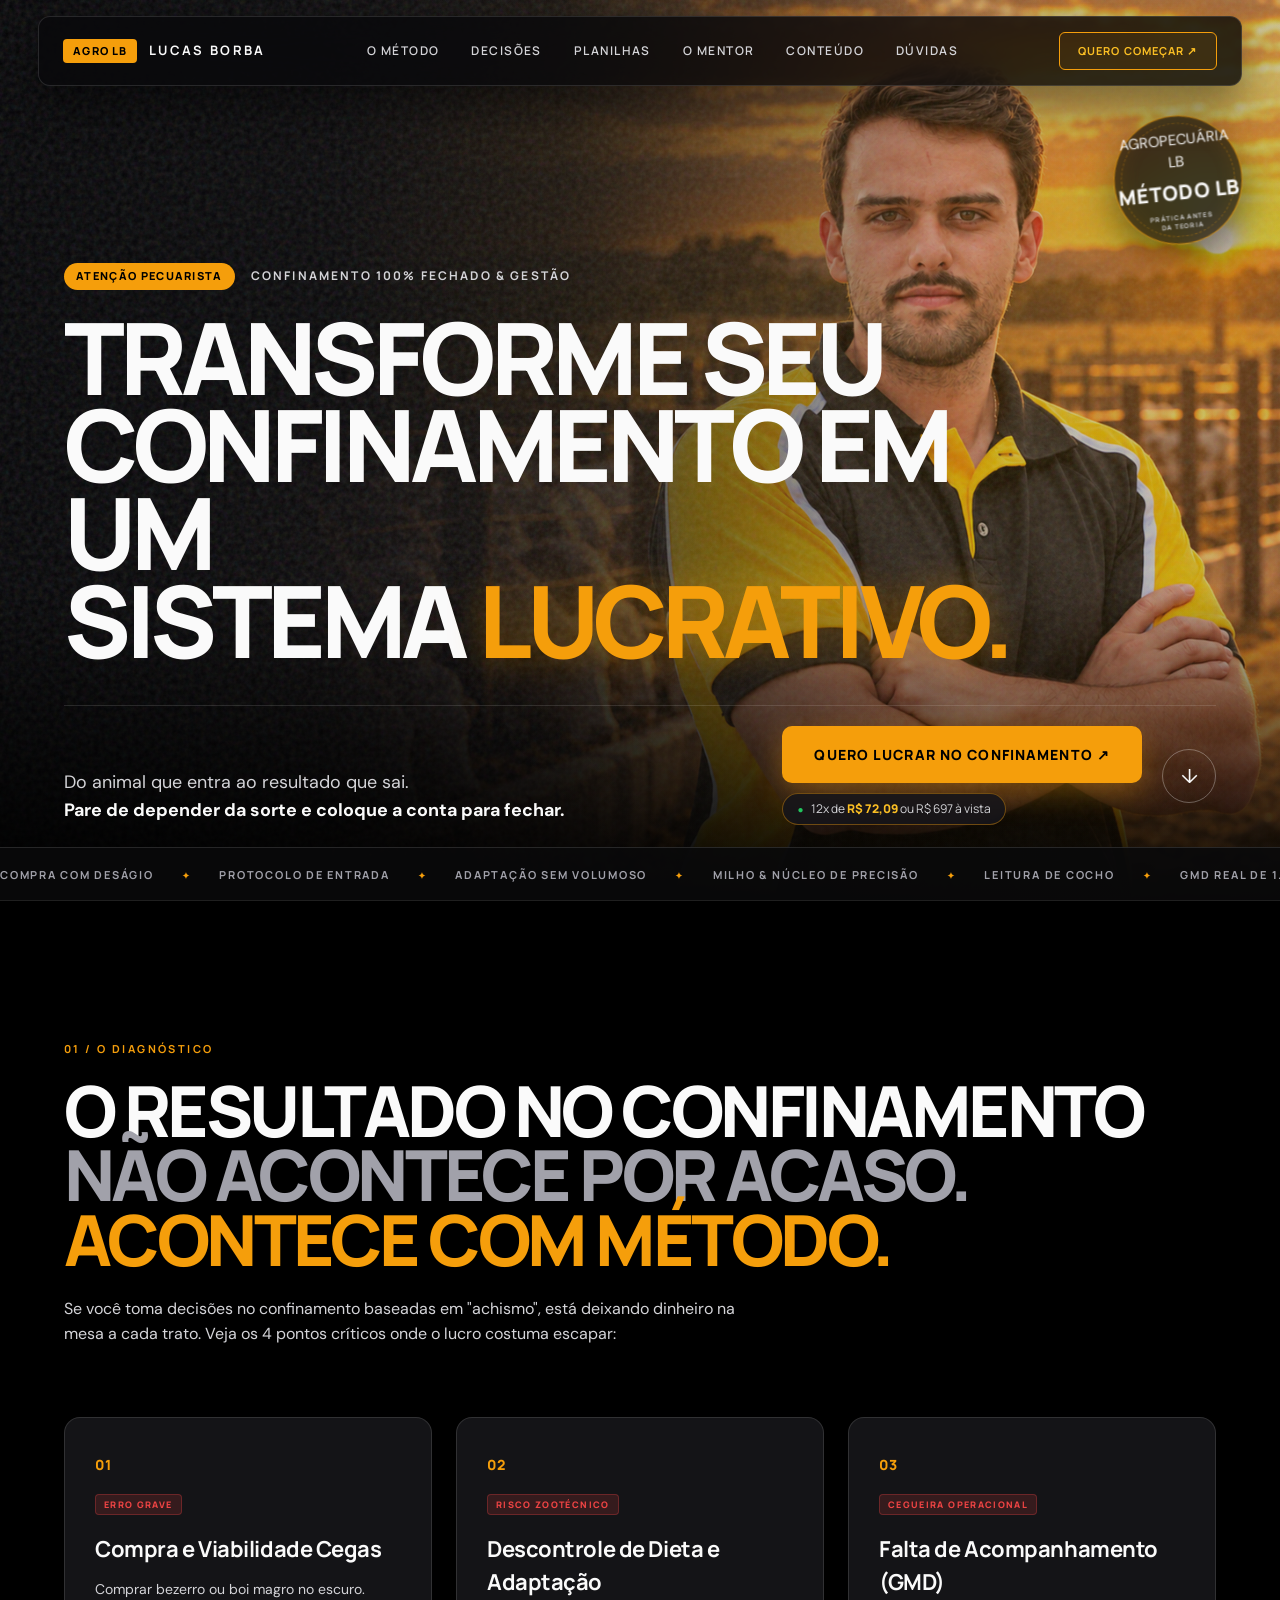
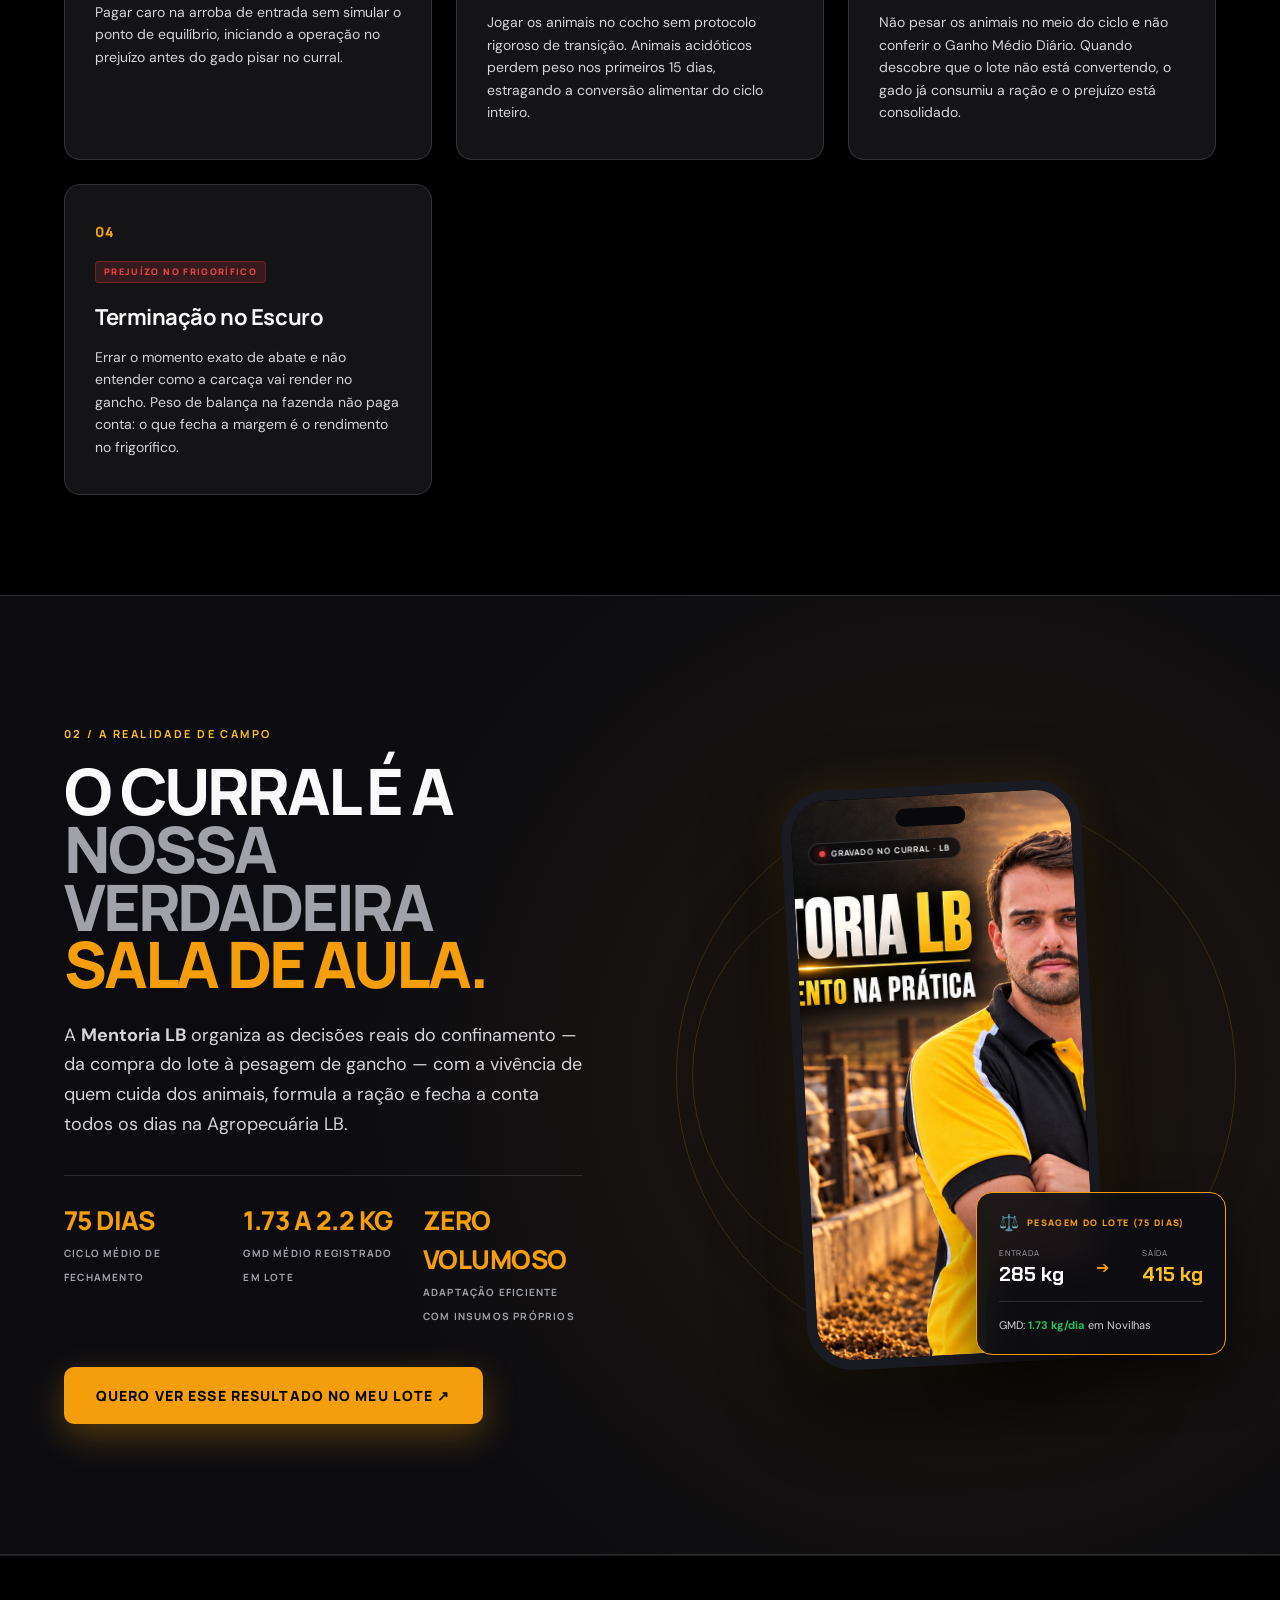
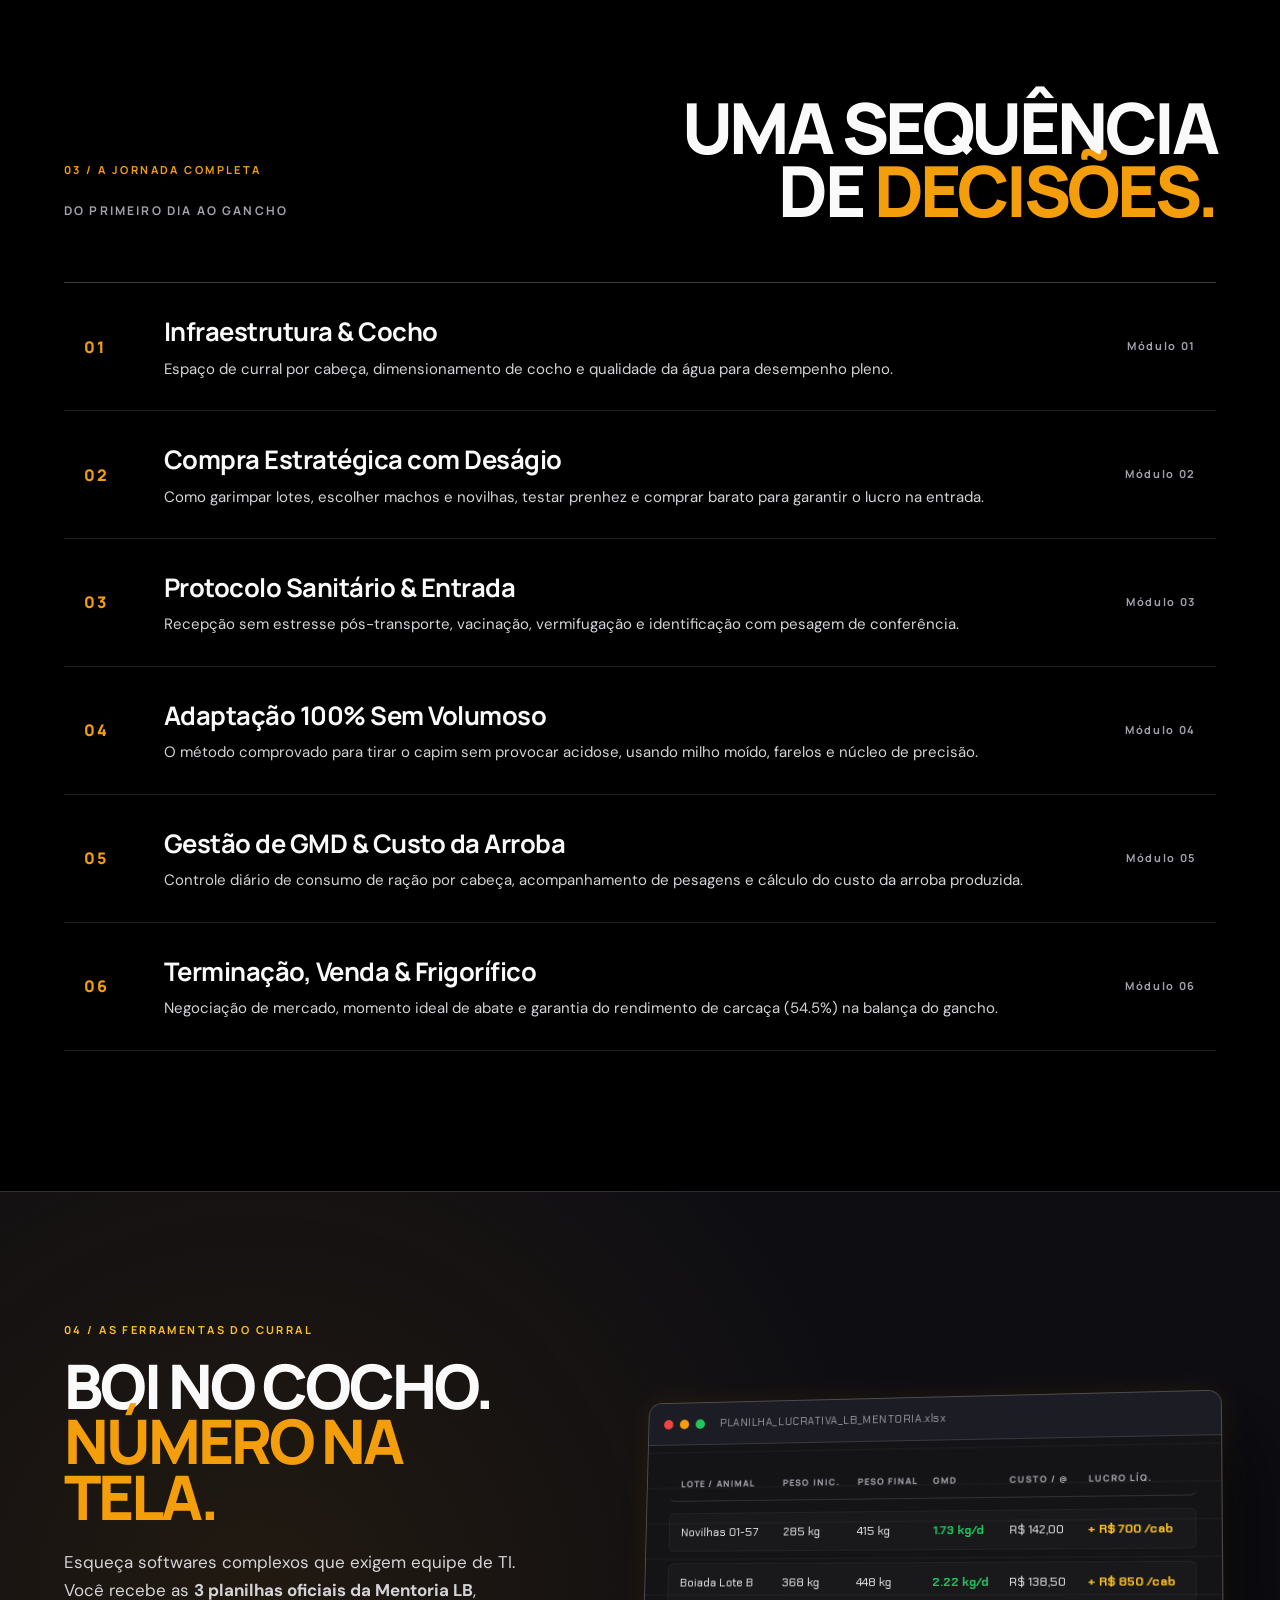
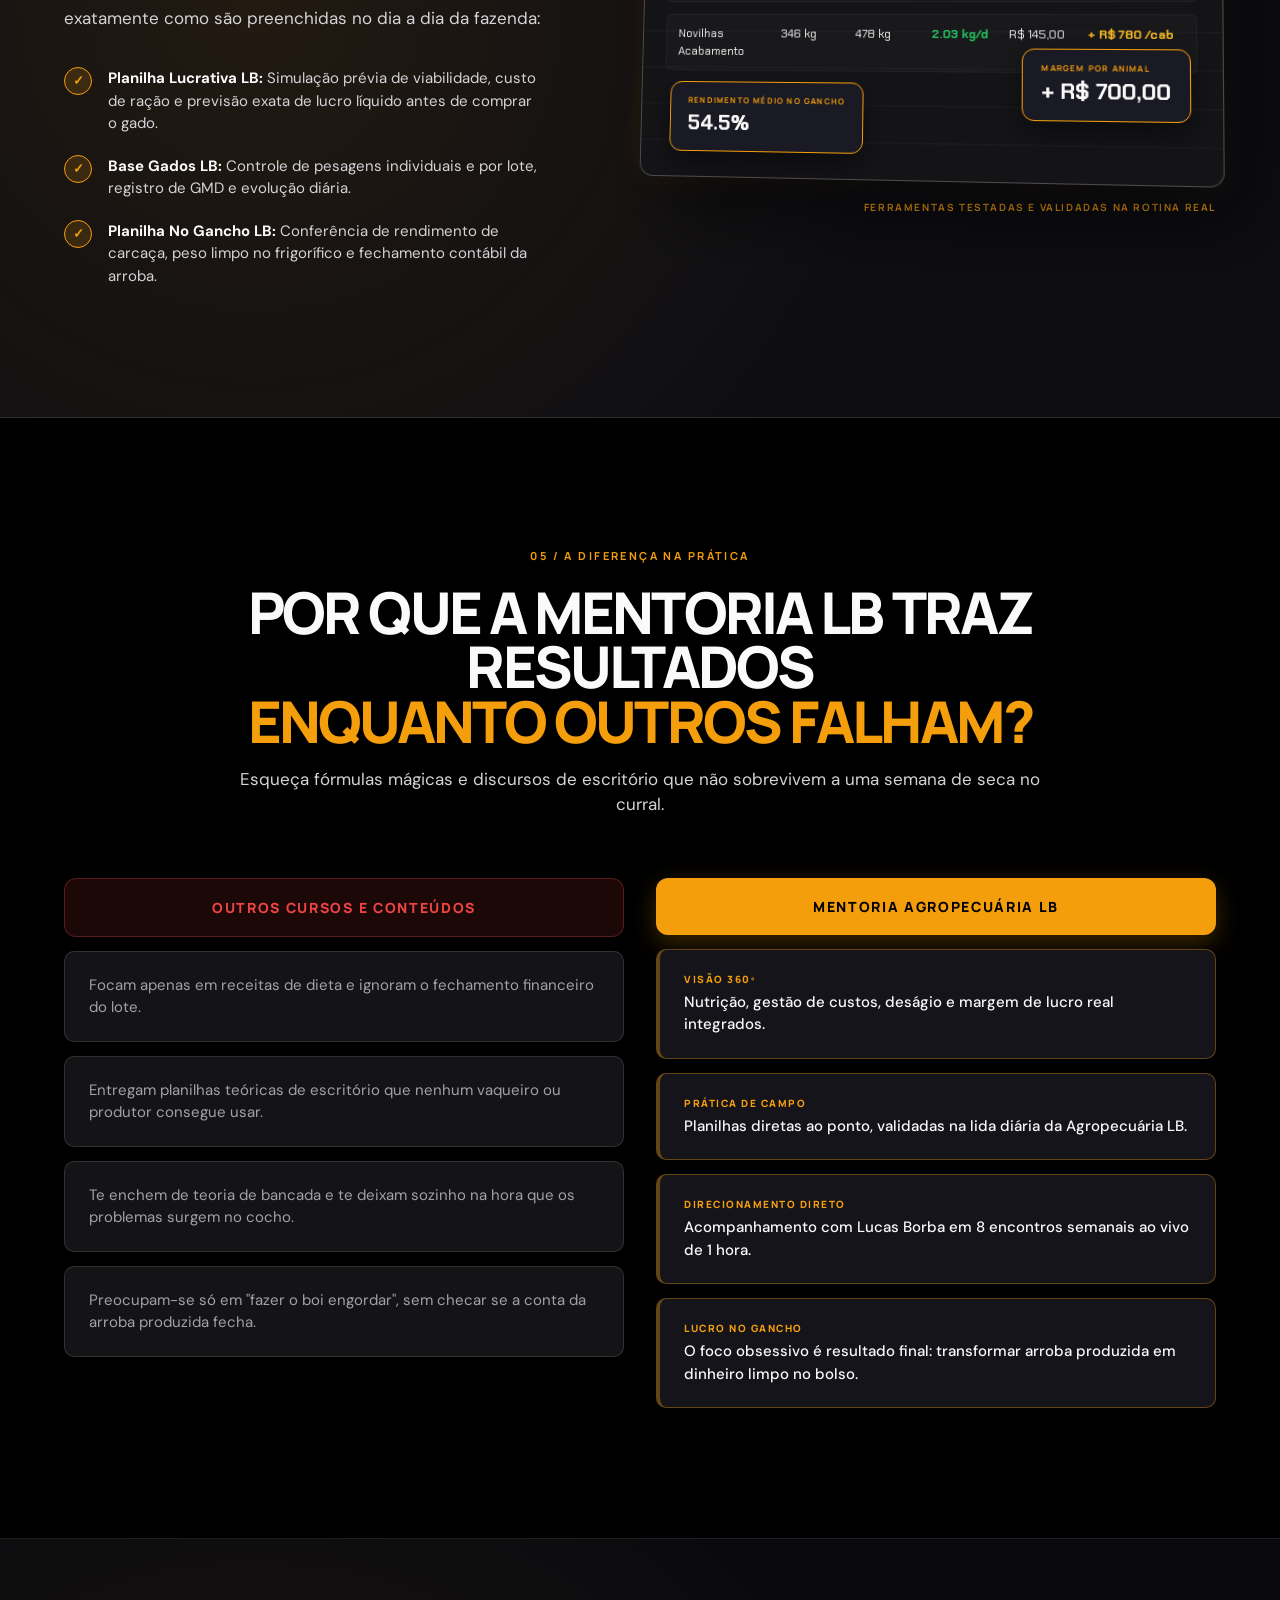
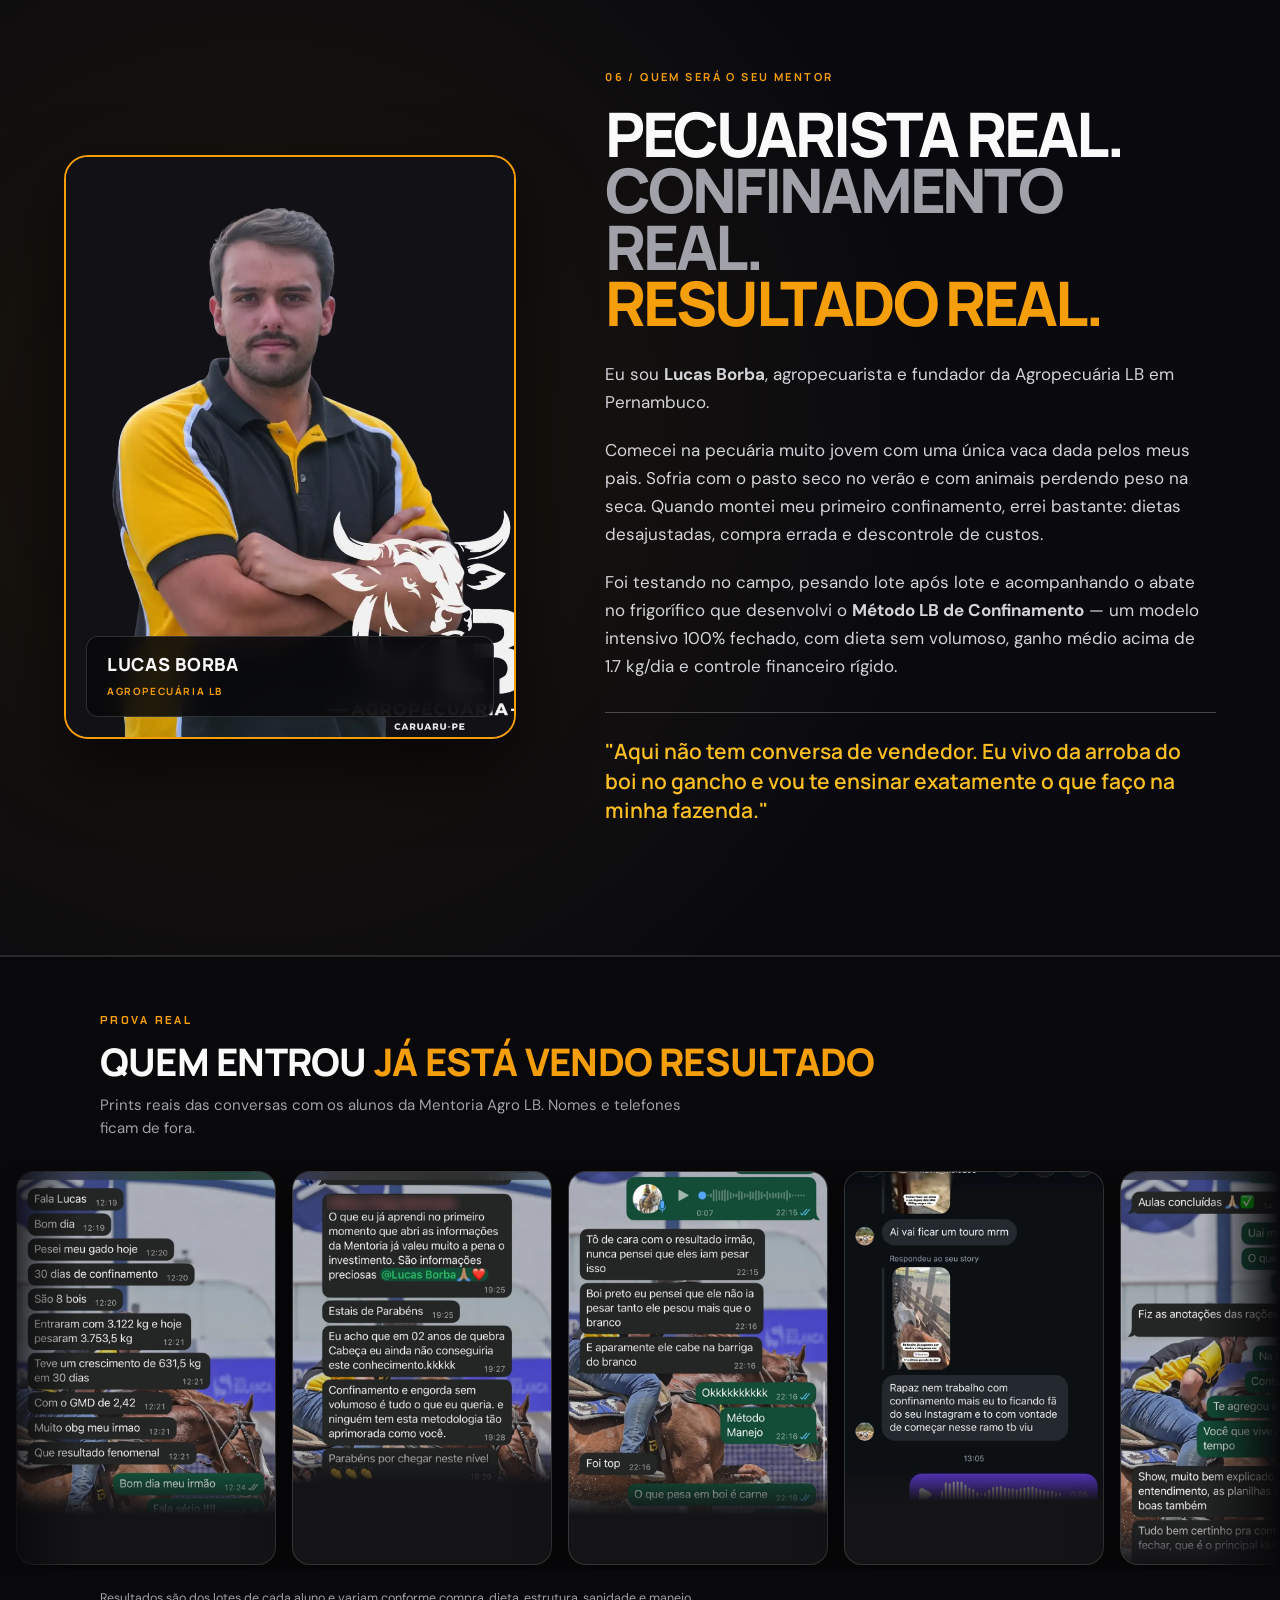
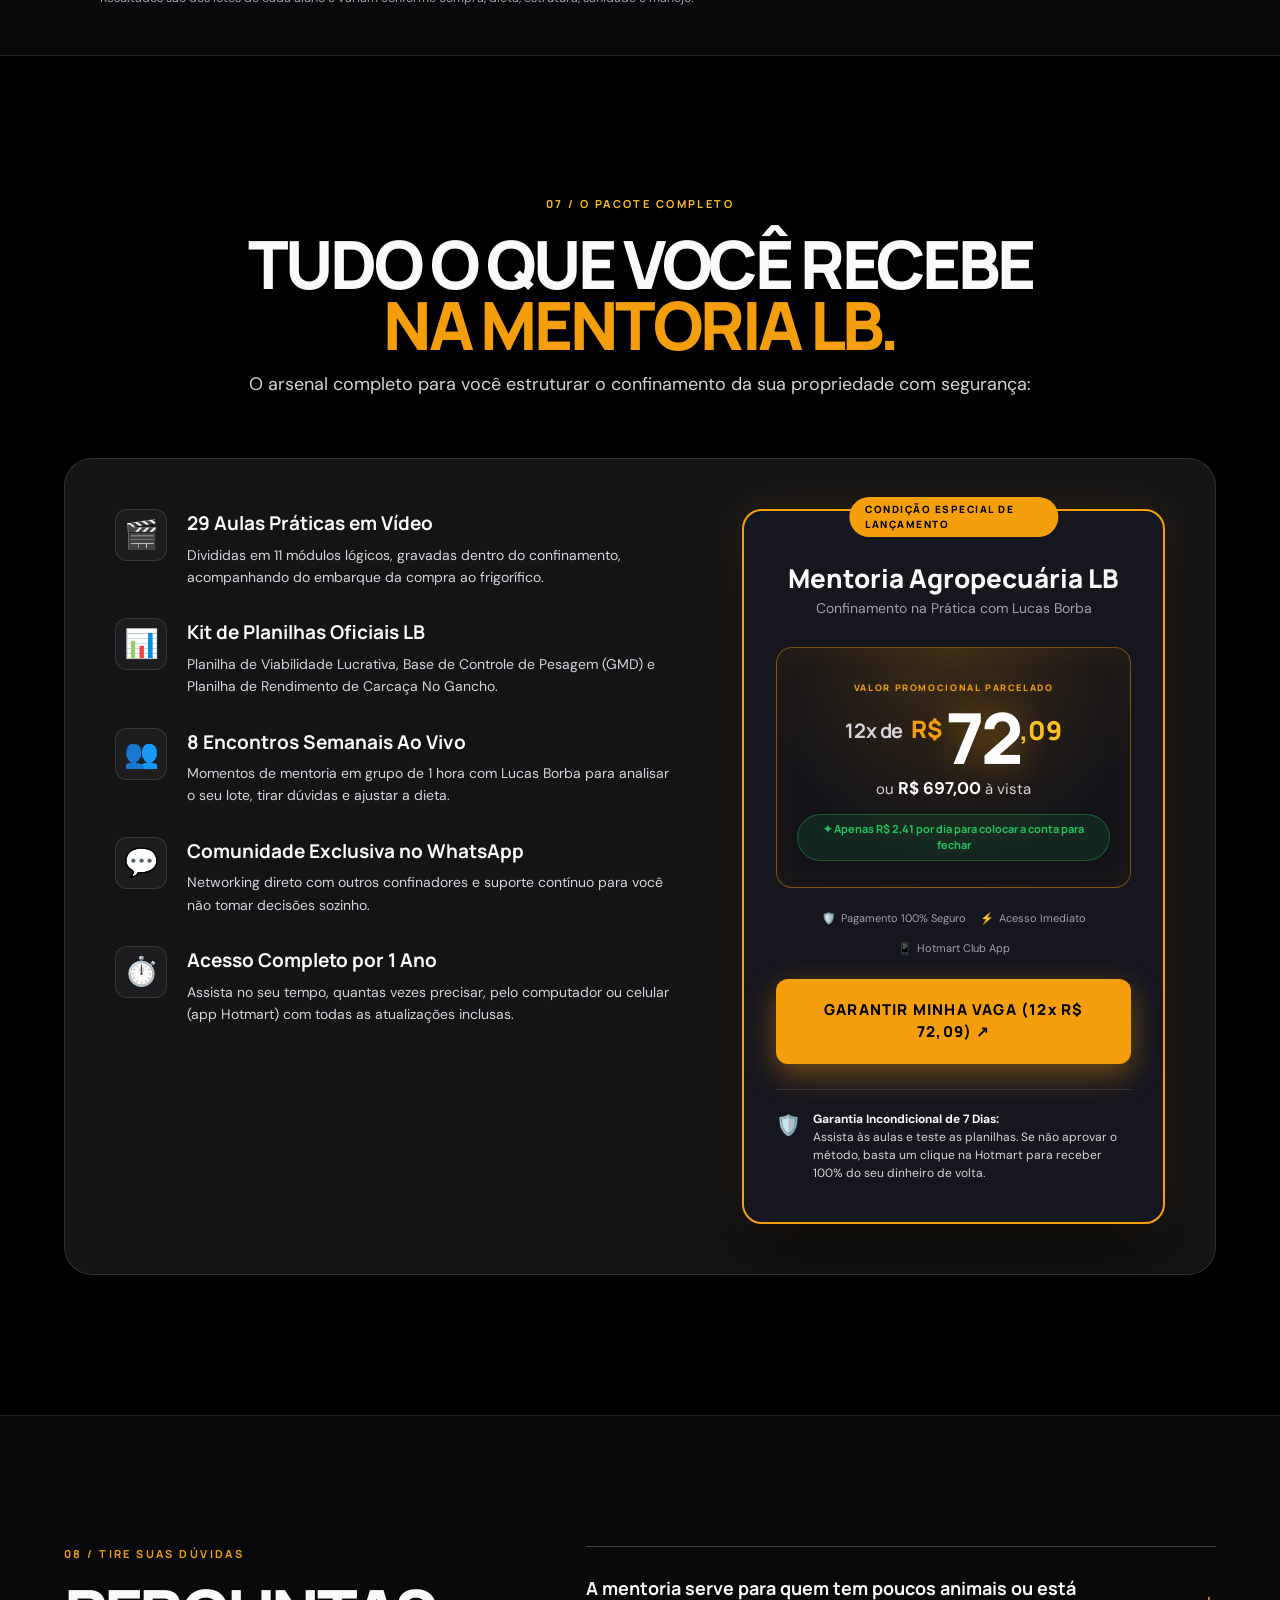
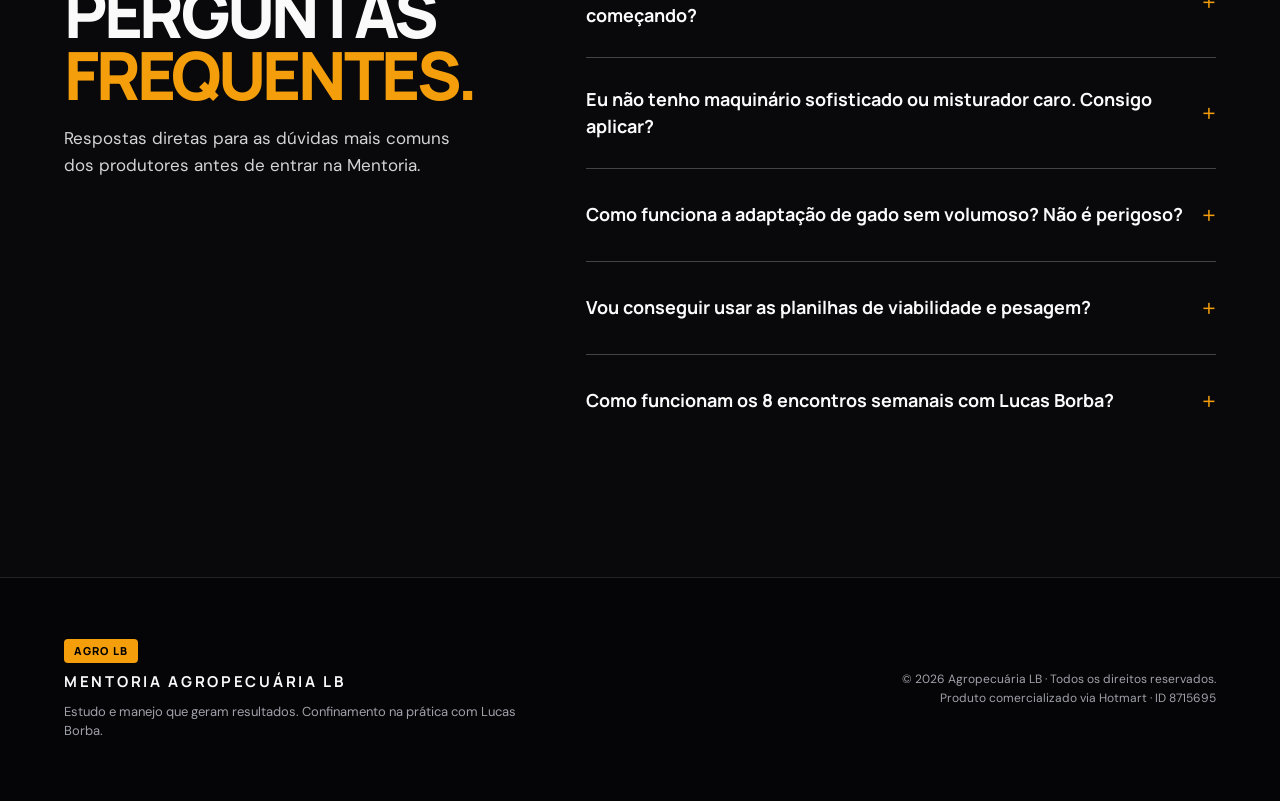
<file: public/index.html>
<!DOCTYPE html>
<html lang="pt-BR">
<head>
  <meta charset="UTF-8">
  <meta name="viewport" content="width=device-width, initial-scale=1.0">
  <title>Mentoria Agropecuária LB — Confinamento na Prática | Lucas Borba</title>
  <meta name="description" content="Transforme seu confinamento em um sistema organizado e lucrativo. Método prático de manejo, nutrição sem volumoso e gestão de lucros com Lucas Borba.">
  <meta name="robots" content="index, follow, max-image-preview:large">
  <meta name="theme-color" content="#14221a">
  <link rel="canonical" href="https://www.mentoriaagrolb.com.br/">
  <meta property="og:type" content="website">
  <meta property="og:locale" content="pt_BR">
  <meta property="og:site_name" content="Mentoria Agropecuária LB">
  <meta property="og:title" content="Mentoria Agropecuária LB | Confinamento na Prática">
  <meta property="og:description" content="Aprenda com Lucas Borba a organizar as decisões do confinamento, da compra do lote ao resultado no frigorífico, com aulas práticas e planilhas de gestão.">
  <meta property="og:url" content="https://www.mentoriaagrolb.com.br/">
  <meta property="og:image" content="https://www.mentoriaagrolb.com.br/assets/banner.png">
  <meta property="og:image:alt" content="Mentoria Agropecuária LB com Lucas Borba">
  <meta name="twitter:card" content="summary_large_image">
  <meta name="twitter:title" content="Mentoria Agropecuária LB | Confinamento na Prática">
  <meta name="twitter:description" content="Confinamento na prática com Lucas Borba: manejo, nutrição e gestão do lote.">
  <meta name="twitter:image" content="https://www.mentoriaagrolb.com.br/assets/banner.png">
  <script type="application/ld+json">
  {
    "@context": "https://schema.org",
    "@graph": [
      {
        "@type": "WebSite",
        "@id": "https://www.mentoriaagrolb.com.br/#website",
        "url": "https://www.mentoriaagrolb.com.br/",
        "name": "Mentoria Agropecuária LB",
        "inLanguage": "pt-BR"
      },
      {
        "@type": "Person",
        "@id": "https://www.mentoriaagrolb.com.br/#lucas-borba",
        "name": "Lucas Borba",
        "description": "Agropecuarista e fundador da Agropecuária LB em Pernambuco.",
        "image": "https://www.mentoriaagrolb.com.br/assets/lucas.webp",
        "url": "https://www.mentoriaagrolb.com.br/#mentor"
      },
      {
        "@type": "Course",
        "@id": "https://www.mentoriaagrolb.com.br/#mentoria-lb",
        "name": "Mentoria Agropecuária LB — Confinamento na Prática",
        "description": "Mentoria de Lucas Borba sobre compra de animais, adaptação, nutrição, acompanhamento do lote e gestão financeira no confinamento.",
        "url": "https://www.mentoriaagrolb.com.br/",
        "inLanguage": "pt-BR",
        "image": "https://www.mentoriaagrolb.com.br/assets/banner.png",
        "instructor": { "@id": "https://www.mentoriaagrolb.com.br/#lucas-borba" }
      },
      {
        "@type": "WebPage",
        "@id": "https://www.mentoriaagrolb.com.br/#webpage",
        "url": "https://www.mentoriaagrolb.com.br/",
        "name": "Mentoria Agropecuária LB — Confinamento na Prática | Lucas Borba",
        "description": "Conheça a Mentoria Agropecuária LB e o método prático de confinamento de Lucas Borba.",
        "inLanguage": "pt-BR",
        "isPartOf": { "@id": "https://www.mentoriaagrolb.com.br/#website" },
        "about": { "@id": "https://www.mentoriaagrolb.com.br/#mentoria-lb" },
        "mainEntity": { "@id": "https://www.mentoriaagrolb.com.br/#mentoria-lb" }
      },
      {
        "@type": "FAQPage",
        "@id": "https://www.mentoriaagrolb.com.br/#duvidas",
        "mainEntity": [
          {
            "@type": "Question",
            "name": "A mentoria serve para quem tem poucos animais ou está começando?",
            "acceptedAnswer": { "@type": "Answer", "text": "Sim. A mentoria aborda decisões de compra, dieta e gestão que podem ser adaptadas a lotes pequenos ou grandes." }
          },
          {
            "@type": "Question",
            "name": "Eu não tenho maquinário sofisticado ou misturador caro. Consigo aplicar?",
            "acceptedAnswer": { "@type": "Answer", "text": "Sim. Lucas apresenta o preparo manual e o uso de misturadores, com foco na escolha de insumos, formulação e rotina de trato." }
          },
          {
            "@type": "Question",
            "name": "Como funciona a adaptação de gado sem volumoso? Não é perigoso?",
            "acceptedAnswer": { "@type": "Answer", "text": "A dieta sem volumoso exige critério e acompanhamento. A mentoria explica as etapas de adaptação, o ajuste da dieta e a observação dos animais para reduzir riscos, considerando a condição de cada lote." }
          },
          {
            "@type": "Question",
            "name": "Vou conseguir usar as planilhas de viabilidade e pesagem?",
            "acceptedAnswer": { "@type": "Answer", "text": "Sim. As planilhas são explicadas em aulas dedicadas e ajudam a registrar peso, custo da ração, GMD e resultado financeiro." }
          },
          {
            "@type": "Question",
            "name": "Como funcionam os 8 encontros semanais com Lucas Borba?",
            "acceptedAnswer": { "@type": "Answer", "text": "São encontros semanais em grupo, com uma hora de duração, para discutir dúvidas e decisões sobre o lote com Lucas Borba." }
          }
        ]
      }
    ]
  }
  </script>
  <script async src="https://www.googletagmanager.com/gtag/js?id=G-R4C8YMEJZV"></script>
  <script>
    window.dataLayer = window.dataLayer || [];
    function gtag(){dataLayer.push(arguments);}
    gtag('js', new Date());
    gtag('config', 'G-R4C8YMEJZV');
  </script>
  <script>
    !function(f,b,e,v,n,t,s)
    {if(f.fbq)return;n=f.fbq=function(){n.callMethod?
    n.callMethod.apply(n,arguments):n.queue.push(arguments)};
    if(!f._fbq)f._fbq=n;n.push=n;n.loaded=!0;n.version='2.0';
    n.queue=[];t=b.createElement(e);t.async=!0;
    t.src=v;s=b.getElementsByTagName(e)[0];
    s.parentNode.insertBefore(t,s)}(window,document,'script',
    'https://connect.facebook.net/en_US/fbevents.js');
    fbq('init', '974661415006489');
    fbq('track', 'PageView');
  </script>
  <link rel="preconnect" href="https://fonts.googleapis.com">
  <link rel="preconnect" href="https://fonts.gstatic.com" crossorigin>
  <link href="https://fonts.googleapis.com/css2?family=Chakra+Petch:wght@600;700&family=DM+Sans:ital,opsz,wght@0,9..40,400;0,9..40,500;0,9..40,700;1,9..40,400&family=Manrope:wght@400;500;600;700;800&display=swap" rel="stylesheet">
  <link rel="stylesheet" href="style.css">
  <link rel="stylesheet" href="assets/depoimentos.css">
</head>
<body>
  <noscript><img height="1" width="1" style="display:none" src="https://www.facebook.com/tr?id=974661415006489&amp;ev=PageView&amp;noscript=1" alt=""></noscript>

  <!-- NAVEGAÇÃO SUPERIOR -->
  <header class="nav-header">
    <div class="nav-container">
      <a href="#top" class="nav-brand">
        <span class="brand-badge">AGRO LB</span>
        <span class="brand-text">LUCAS BORBA</span>
      </a>

      <nav class="nav-links">
        <a href="#metodo">O MÉTODO</a>
        <a href="#decisoes">DECISÕES</a>
        <a href="#planilhas">PLANILHAS</a>
        <a href="#mentor">O MENTOR</a>
        <a href="#conteudo">CONTEÚDO</a>
        <a href="#duvidas">DÚVIDAS</a>
      </nav>

      <a href="https://pay.hotmart.com/H108001670W" target="_blank" rel="noopener" class="nav-cta">
        QUERO COMEÇAR ↗
      </a>

      <button class="mobile-menu-btn" aria-label="Abrir Menu">☰</button>
    </div>
  </header>

  <!-- MENU MOBILE -->
  <div class="mobile-drawer">
    <a href="#metodo" class="drawer-link">O MÉTODO</a>
    <a href="#decisoes" class="drawer-link">DECISÕES</a>
    <a href="#planilhas" class="drawer-link">PLANILHAS</a>
    <a href="#mentor" class="drawer-link">O MENTOR</a>
    <a href="#conteudo" class="drawer-link">CONTEÚDO</a>
    <a href="#duvidas" class="drawer-link">DÚVIDAS</a>
    <a href="https://pay.hotmart.com/H108001670W" target="_blank" rel="noopener" class="drawer-cta">QUERO COMEÇAR ↗</a>
  </div>

  <main id="top">

    <!-- HERO SECTION -->
    <section class="hero-section">
      <div class="hero-backdrop"></div>
      <div class="hero-noise"></div>
      <div class="hero-gradient-overlay"></div>

      <!-- SELO HERO / STAMP -->
      <div class="hero-stamp-wrapper">
        <div class="hero-stamp">
          <span class="stamp-sub">AGROPECUÁRIA LB</span>
          <b class="stamp-main">MÉTODO LB</b>
          <i class="stamp-detail">PRÁTICA ANTES<br>DA TEORIA</i>
        </div>
      </div>

      <div class="hero-container">
        <div class="hero-kicker reveal">
          <span class="kicker-pill">ATENÇÃO PECUARISTA</span>
          <span class="kicker-sub">CONFINAMENTO 100% FECHADO & GESTÃO</span>
        </div>

        <h1 class="hero-headline reveal">
          TRANSFORME SEU<br>
          CONFINAMENTO EM UM<br>
          SISTEMA <i>LUCRATIVO.</i>
        </h1>

        <div class="hero-footer reveal">
          <p class="hero-tagline">
            Do animal que entra ao resultado que sai.<br>
            <strong>Pare de depender da sorte e coloque a conta para fechar.</strong>
          </p>

          <div class="hero-actions">
            <div class="hero-cta-wrapper">
              <a href="https://pay.hotmart.com/H108001670W" target="_blank" rel="noopener" class="btn-primary">
                QUERO LUCRAR NO CONFINAMENTO ↗
              </a>
              <div class="hero-price-tag">
                <span class="price-pulse">●</span>
                <span>12x de <strong>R$ 72,09</strong> ou R$ 697 à vista</span>
              </div>
            </div>
            <a href="#metodo" class="btn-round-scroll" aria-label="Rolar para baixo">↓</a>
          </div>
        </div>
      </div>

      <!-- LINHA DE PILARES / TICKER -->
      <div class="hero-marquee">
        <div class="marquee-track">
          <span>COMPRA COM DESÁGIO</span>
          <span class="dot">✦</span>
          <span>PROTOCOLO DE ENTRADA</span>
          <span class="dot">✦</span>
          <span>ADAPTAÇÃO SEM VOLUMOSO</span>
          <span class="dot">✦</span>
          <span>MILHO & NÚCLEO DE PRECISÃO</span>
          <span class="dot">✦</span>
          <span>LEITURA DE COCHO</span>
          <span class="dot">✦</span>
          <span>GMD REAL DE 1.73 A 2.2 KG</span>
          <span class="dot">✦</span>
          <span>RENDIMENTO NO GANCHO (54.5%)</span>
          <span class="dot">✦</span>
          <span>LUCRO LÍQUIDO POR CABEÇA</span>
          <span class="dot">✦</span>
        </div>
      </div>
    </section>


    <!-- MANIFESTO / ONDE O LUCRO VAZA -->
    <section class="manifest-section" id="diagnostico">
      <div class="container">
        <div class="manifest-header reveal">
          <div class="section-tag">01 / O DIAGNÓSTICO</div>
          <h2>
            O RESULTADO NO CONFINAMENTO<br>
            <span>NÃO ACONTECE POR ACASO.</span><br>
            <em>ACONTECE COM MÉTODO.</em>
          </h2>
          <p class="manifest-lead">
            Se você toma decisões no confinamento baseadas em "achismo", está deixando dinheiro na mesa a cada trato. 
            Veja os 4 pontos críticos onde o lucro costuma escapar:
          </p>
        </div>

        <div class="leak-grid">
          <article class="leak-card reveal">
            <div class="card-num">01</div>
            <div class="card-tag alert">ERRO GRAVE</div>
            <h3>Compra e Viabilidade Cegas</h3>
            <p>Comprar bezerro ou boi magro no escuro. Pagar caro na arroba de entrada sem simular o ponto de equilíbrio, iniciando a operação no prejuízo antes do gado pisar no curral.</p>
          </article>

          <article class="leak-card reveal">
            <div class="card-num">02</div>
            <div class="card-tag alert">RISCO ZOOTÉCNICO</div>
            <h3>Descontrole de Dieta e Adaptação</h3>
            <p>Jogar os animais no cocho sem protocolo rigoroso de transição. Animais acidóticos perdem peso nos primeiros 15 dias, estragando a conversão alimentar do ciclo inteiro.</p>
          </article>

          <article class="leak-card reveal">
            <div class="card-num">03</div>
            <div class="card-tag alert">CEGUEIRA OPERACIONAL</div>
            <h3>Falta de Acompanhamento (GMD)</h3>
            <p>Não pesar os animais no meio do ciclo e não conferir o Ganho Médio Diário. Quando descobre que o lote não está convertendo, o gado já consumiu a ração e o prejuízo está consolidado.</p>
          </article>

          <article class="leak-card reveal">
            <div class="card-num">04</div>
            <div class="card-tag alert">PREJUÍZO NO FRIGORÍFICO</div>
            <h3>Terminação no Escuro</h3>
            <p>Errar o momento exato de abate e não entender como a carcaça vai render no gancho. Peso de balança na fazenda não paga conta: o que fecha a margem é o rendimento no frigorífico.</p>
          </article>
        </div>
      </div>
    </section>


    <!-- SEÇÃO NA PRÁTICA COM O PHONE STAGE DE VÍDEO -->
    <section class="practice-section" id="metodo">
      <div class="container practice-grid">
        <div class="practice-copy reveal">
          <div class="section-tag light">02 / A REALIDADE DE CAMPO</div>
          <h2>
            O CURRAL É A<br>
            <span>NOSSA VERDADEIRA</span><br>
            <em>SALA DE AULA.</em>
          </h2>
          <p>
            A <strong>Mentoria LB</strong> organiza as decisões reais do confinamento — da compra do lote à pesagem de gancho — com a vivência de quem cuida dos animais, formula a ração e fecha a conta todos os dias na Agropecuária LB.
          </p>
          <div class="practice-highlights">
            <div class="highlight-item">
              <b>75 DIAS</b>
              <span>CICLO MÉDIO DE FECHAMENTO</span>
            </div>
            <div class="highlight-item">
              <b>1.73 A 2.2 KG</b>
              <span>GMD MÉDIO REGISTRADO EM LOTE</span>
            </div>
            <div class="highlight-item">
              <b>ZERO VOLUMOSO</b>
              <span>ADAPTAÇÃO EFICIENTE COM INSUMOS PRÓPRIOS</span>
            </div>
          </div>
          <a href="https://pay.hotmart.com/H108001670W" target="_blank" rel="noopener" class="btn-primary gold">
            QUERO VER ESSE RESULTADO NO MEU LOTE ↗
          </a>
        </div>

        <div class="phone-stage reveal">
          <div class="orbit orbit-1"></div>
          <div class="orbit orbit-2"></div>

          <!-- MOCKUP DO CELULAR TOCANDO O VÍDEO REAL DO CURRAL -->
          <div class="phone phone-main">
            <div class="phone-speaker"></div>
            <div class="phone-screen">
              <video id="curralVideo" autoplay muted loop playsinline preload="metadata" poster="assets/capa.png">
                <source src="assets/lucas-curral.mp4" type="video/mp4">
              </video>
              <div class="video-overlay-badge">
                <span class="live-dot"></span> GRAVADO NO CURRAL · LB
              </div>
            </div>
          </div>

          <!-- CARD FLUTUANTE DE BALANÇA -->
          <div class="floating-metric-card">
            <div class="card-header">
              <span class="icon">⚖️</span>
              <span class="title">PESAGEM DO LOTE (75 DIAS)</span>
            </div>
            <div class="card-values">
              <div class="val-group">
                <small>ENTRADA</small>
                <b>285 kg</b>
              </div>
              <span class="arrow">➔</span>
              <div class="val-group">
                <small>SAÍDA</small>
                <b class="highlight">415 kg</b>
              </div>
            </div>
            <div class="card-footer">
              <span>GMD: <strong>1.73 kg/dia</strong> em Novilhas</span>
            </div>
          </div>
        </div>
      </div>
    </section>


    <!-- A SEQUÊNCIA DE DECISÕES (6 ETAPAS) -->
    <section class="decisions-section" id="decisoes">
      <div class="container">
        <div class="decisions-header reveal">
          <div>
            <div class="section-tag">03 / A JORNADA COMPLETA</div>
            <span class="decisions-eyebrow">DO PRIMEIRO DIA AO GANCHO</span>
          </div>
          <h2>
            UMA SEQUÊNCIA<br>
            DE <em>DECISÕES.</em>
          </h2>
        </div>

        <div class="decision-timeline">
          <article class="decision-row reveal">
            <div class="row-num">01</div>
            <div class="row-title">
              <h3>Infraestrutura & Cocho</h3>
              <p>Espaço de curral por cabeça, dimensionamento de cocho e qualidade da água para desempenho pleno.</p>
            </div>
            <div class="row-badge">Módulo 01</div>
          </article>

          <article class="decision-row reveal">
            <div class="row-num">02</div>
            <div class="row-title">
              <h3>Compra Estratégica com Deságio</h3>
              <p>Como garimpar lotes, escolher machos e novilhas, testar prenhez e comprar barato para garantir o lucro na entrada.</p>
            </div>
            <div class="row-badge">Módulo 02</div>
          </article>

          <article class="decision-row reveal">
            <div class="row-num">03</div>
            <div class="row-title">
              <h3>Protocolo Sanitário & Entrada</h3>
              <p>Recepção sem estresse pós-transporte, vacinação, vermifugação e identificação com pesagem de conferência.</p>
            </div>
            <div class="row-badge">Módulo 03</div>
          </article>

          <article class="decision-row reveal">
            <div class="row-num">04</div>
            <div class="row-title">
              <h3>Adaptação 100% Sem Volumoso</h3>
              <p>O método comprovado para tirar o capim sem provocar acidose, usando milho moído, farelos e núcleo de precisão.</p>
            </div>
            <div class="row-badge">Módulo 04</div>
          </article>

          <article class="decision-row reveal">
            <div class="row-num">05</div>
            <div class="row-title">
              <h3>Gestão de GMD & Custo da Arroba</h3>
              <p>Controle diário de consumo de ração por cabeça, acompanhamento de pesagens e cálculo do custo da arroba produzida.</p>
            </div>
            <div class="row-badge">Módulo 05</div>
          </article>

          <article class="decision-row reveal">
            <div class="row-num">06</div>
            <div class="row-title">
              <h3>Terminação, Venda & Frigorífico</h3>
              <p>Negociação de mercado, momento ideal de abate e garantia do rendimento de carcaça (54.5%) na balança do gancho.</p>
            </div>
            <div class="row-badge">Módulo 06</div>
          </article>
        </div>
      </div>
    </section>


    <!-- FERRAMENTA PRÁTICA: AS PLANILHAS EM 3D WINDOW -->
    <section class="sheet-section" id="planilhas">
      <div class="container sheet-grid">
        <div class="sheet-copy reveal">
          <div class="section-tag light">04 / AS FERRAMENTAS DO CURRAL</div>
          <h2>
            BOI NO COCHO.<br>
            <em>NÚMERO NA TELA.</em>
          </h2>
          <p>
            Esqueça softwares complexos que exigem equipe de TI. Você recebe as <strong>3 planilhas oficiais da Mentoria LB</strong>, exatamente como são preenchidas no dia a dia da fazenda:
          </p>

          <div class="sheet-checklist">
            <div class="check-item">
              <span class="check-icon">✓</span>
              <div>
                <strong>Planilha Lucrativa LB:</strong> Simulação prévia de viabilidade, custo de ração e previsão exata de lucro líquido antes de comprar o gado.
              </div>
            </div>
            <div class="check-item">
              <span class="check-icon">✓</span>
              <div>
                <strong>Base Gados LB:</strong> Controle de pesagens individuais e por lote, registro de GMD e evolução diária.
              </div>
            </div>
            <div class="check-item">
              <span class="check-icon">✓</span>
              <div>
                <strong>Planilha No Gancho LB:</strong> Conferência de rendimento de carcaça, peso limpo no frigorífico e fechamento contábil da arroba.
              </div>
            </div>
          </div>
        </div>

        <!-- JANELA MOCKUP 3D DA PLANILHA -->
        <div class="sheet-stage reveal">
          <div class="sheet-window">
            <div class="window-header">
              <div class="window-dots">
                <span class="dot red"></span>
                <span class="dot yellow"></span>
                <span class="dot green"></span>
              </div>
              <span class="window-title">PLANILHA_LUCRATIVA_LB_MENTORIA.xlsx</span>
            </div>

            <div class="window-grid">
              <div class="grid-table-mockup">
                <div class="table-row head">
                  <span>LOTE / ANIMAL</span>
                  <span>PESO INIC.</span>
                  <span>PESO FINAL</span>
                  <span>GMD</span>
                  <span>CUSTO / @</span>
                  <span>LUCRO LÍQ.</span>
                </div>
                <div class="table-row">
                  <span>Novilhas 01-57</span>
                  <span>285 kg</span>
                  <span>415 kg</span>
                  <span class="metric-green">1.73 kg/d</span>
                  <span>R$ 142,00</span>
                  <span class="metric-gold">+ R$ 700 /cab</span>
                </div>
                <div class="table-row">
                  <span>Boiada Lote B</span>
                  <span>368 kg</span>
                  <span>448 kg</span>
                  <span class="metric-green">2.22 kg/d</span>
                  <span>R$ 138,50</span>
                  <span class="metric-gold">+ R$ 850 /cab</span>
                </div>
                <div class="table-row">
                  <span>Novilhas Acabamento</span>
                  <span>346 kg</span>
                  <span>478 kg</span>
                  <span class="metric-green">2.03 kg/d</span>
                  <span>R$ 145,00</span>
                  <span class="metric-gold">+ R$ 780 /cab</span>
                </div>
              </div>

              <!-- CARDS FLUTUANTES SOBRE A PLANILHA -->
              <div class="floating-pill p1">
                <small>RENDIMENTO MÉDIO NO GANCHO</small>
                <b>54.5%</b>
              </div>

              <div class="floating-pill p2">
                <small>MARGEM POR ANIMAL</small>
                <b>+ R$ 700,00</b>
              </div>
            </div>
          </div>
          <span class="sheet-caption">FERRAMENTAS TESTADAS E VALIDADAS NA ROTINA REAL</span>
        </div>
      </div>
    </section>


    <!-- TABELA COMPARATIVA: OUTROS CURSOS VS MENTORIA LB -->
    <section class="compare-section">
      <div class="container">
        <div class="compare-header reveal">
          <div class="section-tag">05 / A DIFERENÇA NA PRÁTICA</div>
          <h2>
            POR QUE A MENTORIA LB TRAZ RESULTADOS<br>
            <em>ENQUANTO OUTROS FALHAM?</em>
          </h2>
          <p>Esqueça fórmulas mágicas e discursos de escritório que não sobrevivem a uma semana de seca no curral.</p>
        </div>

        <div class="compare-grid reveal">
          <div class="compare-col bad">
            <div class="col-head">OUTROS CURSOS E CONTEÚDOS</div>
            <div class="compare-card">Focam apenas em receitas de dieta e ignoram o fechamento financeiro do lote.</div>
            <div class="compare-card">Entregam planilhas teóricas de escritório que nenhum vaqueiro ou produtor consegue usar.</div>
            <div class="compare-card">Te enchem de teoria de bancada e te deixam sozinho na hora que os problemas surgem no cocho.</div>
            <div class="compare-card">Preocupam-se só em "fazer o boi engordar", sem checar se a conta da arroba produzida fecha.</div>
          </div>

          <div class="compare-col good">
            <div class="col-head">MENTORIA AGROPECUÁRIA LB</div>
            <div class="compare-card active">
              <span class="badge-mini">VISÃO 360º</span>
              Nutrição, gestão de custos, deságio e margem de lucro real integrados.
            </div>
            <div class="compare-card active">
              <span class="badge-mini">PRÁTICA DE CAMPO</span>
              Planilhas diretas ao ponto, validadas na lida diária da Agropecuária LB.
            </div>
            <div class="compare-card active">
              <span class="badge-mini">DIRECIONAMENTO DIRETO</span>
              Acompanhamento com Lucas Borba em 8 encontros semanais ao vivo de 1 hora.
            </div>
            <div class="compare-card active">
              <span class="badge-mini">LUCRO NO GANCHO</span>
              O foco obsessivo é resultado final: transformar arroba produzida em dinheiro limpo no bolso.
            </div>
          </div>
        </div>
      </div>
    </section>


    <!-- QUEM É O MENTOR (LUCAS BORBA) -->
    <section class="mentor-section" id="mentor">
      <div class="container mentor-grid">
        <div class="mentor-photo-wrap reveal">
    <img src="assets/lucas.webp" alt="Lucas Borba, mentor da Agropecuária LB" class="mentor-photo" loading="lazy" decoding="async">
          <div class="mentor-badge-float">
            <b>LUCAS BORBA</b>
            <span>AGROPECUÁRIA LB</span>
          </div>
        </div>

        <div class="mentor-copy reveal">
          <div class="section-tag">06 / QUEM SERÁ O SEU MENTOR</div>
          <h2>
            PECUARISTA REAL.<br>
            <span>CONFINAMENTO REAL.</span><br>
            <em>RESULTADO REAL.</em>
          </h2>

          <div class="mentor-bio">
            <p>
              Eu sou <strong>Lucas Borba</strong>, agropecuarista e fundador da Agropecuária LB em Pernambuco.
            </p>
            <p>
              Comecei na pecuária muito jovem com uma única vaca dada pelos meus pais. Sofria com o pasto seco no verão e com animais perdendo peso na seca. Quando montei meu primeiro confinamento, errei bastante: dietas desajustadas, compra errada e descontrole de custos.
            </p>
            <p>
              Foi testando no campo, pesando lote após lote e acompanhando o abate no frigorífico que desenvolvi o <strong>Método LB de Confinamento</strong> — um modelo intensivo 100% fechado, com dieta sem volumoso, ganho médio acima de 1.7 kg/dia e controle financeiro rígido.
            </p>
            <blockquote class="mentor-quote">
              "Aqui não tem conversa de vendedor. Eu vivo da arroba do boi no gancho e vou te ensinar exatamente o que faço na minha fazenda."
            </blockquote>
          </div>
        </div>
      </div>
    </section>



  <section class="depo" aria-labelledby="depo-titulo">
    <div class="depo-head">
      <p class="depo-kicker">Prova real</p>
      <h2 class="depo-title" id="depo-titulo">Quem entrou <em>já está vendo resultado</em></h2>
      <p class="depo-sub">Prints reais das conversas com os alunos da Mentoria Agro LB. Nomes e telefones ficam de fora.</p>
    </div>
    <div class="depo-track-wrap"><div class="depo-track"><figure class="depo-card"><img src="assets/depoimentos/resultado-30-dias.webp" alt="Aluno conta que os bois entraram com 3.122 kg e saíram com 3.753,5 kg em 30 dias de confinamento" width="738" height="900" loading="lazy" decoding="async"></figure><figure class="depo-card"><img src="assets/depoimentos/aprendizado-mentoria.webp" alt="Aluno diz que o que aprendeu no primeiro momento da mentoria já valeu o investimento" width="738" height="900" loading="lazy" decoding="async"></figure><figure class="depo-card"><img src="assets/depoimentos/resultado-peso-gabriel.webp" alt="Aluno diz que está de cara com o resultado e que os animais pesaram mais que o esperado" width="738" height="900" loading="lazy" decoding="async"></figure><figure class="depo-card"><img src="assets/depoimentos/instagram-fa.webp" alt="Seguidor diz que não trabalha com confinamento, mas está ficando fã e com vontade de começar" width="738" height="900" loading="lazy" decoding="async"></figure><figure class="depo-card"><img src="assets/depoimentos/aula-explicada.webp" alt="Aluno elogia a aula: muito bem explicada, fácil de entender, e as planilhas muito boas" width="738" height="900" loading="lazy" decoding="async"></figure><figure class="depo-card" aria-hidden="true"><img src="assets/depoimentos/resultado-30-dias.webp" alt="" width="738" height="900" loading="lazy" decoding="async"></figure><figure class="depo-card" aria-hidden="true"><img src="assets/depoimentos/aprendizado-mentoria.webp" alt="" width="738" height="900" loading="lazy" decoding="async"></figure><figure class="depo-card" aria-hidden="true"><img src="assets/depoimentos/resultado-peso-gabriel.webp" alt="" width="738" height="900" loading="lazy" decoding="async"></figure><figure class="depo-card" aria-hidden="true"><img src="assets/depoimentos/instagram-fa.webp" alt="" width="738" height="900" loading="lazy" decoding="async"></figure><figure class="depo-card" aria-hidden="true"><img src="assets/depoimentos/aula-explicada.webp" alt="" width="738" height="900" loading="lazy" decoding="async"></figure></div></div>
    <p class="depo-note">Resultados são dos lotes de cada aluno e variam conforme compra, dieta, estrutura, sanidade e manejo.</p>
  </section>


    <!-- O QUE VOCÊ ENCONTRA NA MENTORIA (OFERTA COMPLETA) -->
    <section class="offer-section" id="conteudo">
      <div class="container">
        <div class="offer-header reveal">
          <div class="section-tag light">07 / O PACOTE COMPLETO</div>
          <h2>
            TUDO O QUE VOCÊ RECEBE<br>
            <em>NA MENTORIA LB.</em>
          </h2>
          <p>O arsenal completo para você estruturar o confinamento da sua propriedade com segurança:</p>
        </div>

        <div class="offer-box reveal">
          <div class="offer-items">
            <div class="feature-item">
              <span class="icon">🎬</span>
              <div>
                <h4>29 Aulas Práticas em Vídeo</h4>
                <p>Divididas em 11 módulos lógicos, gravadas dentro do confinamento, acompanhando do embarque da compra ao frigorífico.</p>
              </div>
            </div>

            <div class="feature-item">
              <span class="icon">📊</span>
              <div>
                <h4>Kit de Planilhas Oficiais LB</h4>
                <p>Planilha de Viabilidade Lucrativa, Base de Controle de Pesagem (GMD) e Planilha de Rendimento de Carcaça No Gancho.</p>
              </div>
            </div>

            <div class="feature-item">
              <span class="icon">👥</span>
              <div>
                <h4>8 Encontros Semanais Ao Vivo</h4>
                <p>Momentos de mentoria em grupo de 1 hora com Lucas Borba para analisar o seu lote, tirar dúvidas e ajustar a dieta.</p>
              </div>
            </div>

            <div class="feature-item">
              <span class="icon">💬</span>
              <div>
                <h4>Comunidade Exclusiva no WhatsApp</h4>
                <p>Networking direto com outros confinadores e suporte contínuo para você não tomar decisões sozinho.</p>
              </div>
            </div>

            <div class="feature-item">
              <span class="icon">⏱️</span>
              <div>
                <h4>Acesso Completo por 1 Ano</h4>
                <p>Assista no seu tempo, quantas vezes precisar, pelo computador ou celular (app Hotmart) com todas as atualizações inclusas.</p>
              </div>
            </div>
          </div>

          <!-- CARD DE CHECKOUT -->
          <div class="checkout-card" id="venda">
            <span class="card-pill">CONDIÇÃO ESPECIAL DE LANÇAMENTO</span>
            <h3>Mentoria Agropecuária LB</h3>
            <p class="card-desc">Confinamento na Prática com Lucas Borba</p>

            <div class="pricing-spotlight">
              <span class="pricing-kicker">VALOR PROMOCIONAL PARCELADO</span>
              <div class="pricing-main-installment">
                <span class="installment-prefix">12x de</span>
                <div class="installment-number-group">
                  <sup class="currency">R$</sup>
                  <strong class="number">72</strong>
                  <span class="cents">,09</span>
                </div>
              </div>
              <p class="pricing-cash-text">ou <strong>R$ 697,00</strong> à vista</p>
              <div class="pricing-daily-badge">
                <span>✦ Apenas <strong>R$ 2,41 por dia</strong> para colocar a conta para fechar</span>
              </div>
            </div>

            <div class="pricing-security-bar">
              <div class="security-item"><span>🛡️</span> Pagamento 100% Seguro</div>
              <div class="security-item"><span>⚡</span> Acesso Imediato</div>
              <div class="security-item"><span>📱</span> Hotmart Club App</div>
            </div>

            <a href="https://pay.hotmart.com/H108001670W" target="_blank" rel="noopener" class="btn-checkout">
              GARANTIR MINHA VAGA (12x R$ 72,09) ↗
            </a>

            <div class="guarantee-box">
              <span class="shield-icon">🛡️</span>
              <p>
                <strong>Garantia Incondicional de 7 Dias:</strong><br>
                Assista às aulas e teste as planilhas. Se não aprovar o método, basta um clique na Hotmart para receber 100% do seu dinheiro de volta.
              </p>
            </div>
          </div>
        </div>
      </div>
    </section>


    <!-- DÚVIDAS FREQUENTES (FAQ) -->
    <section class="faq-section" id="duvidas">
      <div class="container faq-grid">
        <div class="faq-header reveal">
          <div class="section-tag">08 / TIRE SUAS DÚVIDAS</div>
          <h2>
            PERGUNTAS<br>
            <em>FREQUENTES.</em>
          </h2>
          <p>Respostas diretas para as dúvidas mais comuns dos produtores antes de entrar na Mentoria.</p>
        </div>

        <div class="faq-list reveal">
          <details class="faq-item">
            <summary>
              <span>A mentoria serve para quem tem poucos animais ou está começando?</span>
              <b class="toggle">+</b>
            </summary>
            <div class="faq-answer">
              <p>Sim. O método foi desenhado tanto para quem quer confinar 20 ou 30 cabeças quanto para quem lida com lotes de centenas de bois. Confinar com método em pequena escala é ainda mais importante, pois cada erro de compra ou dieta pesa muito mais no bolso.</p>
            </div>
          </details>

          <details class="faq-item">
            <summary>
              <span>Eu não tenho maquinário sofisticado ou misturador caro. Consigo aplicar?</span>
              <b class="toggle">+</b>
            </summary>
            <div class="faq-answer">
              <p>Com certeza. Lucas ensina desde o preparo manual eficiente até o uso de misturadores. O foco do método é a formulação nutricional correta, a escolha dos insumos (milho, farelos e núcleo) e os horários de trato, sem exigir investimentos milionários em infraestrutura.</p>
            </div>
          </details>

          <details class="faq-item">
            <summary>
              <span>Como funciona a adaptação de gado sem volumoso? Não é perigoso?</span>
              <b class="toggle">+</b>
            </summary>
            <div class="faq-answer">
        <p>A dieta sem volumoso exige critério e acompanhamento. Na Mentoria LB, Lucas explica as etapas de adaptação, o ajuste da dieta e a observação dos animais para reduzir os riscos de acidose e timpanismo. A aplicação deve considerar a condição de cada lote e a orientação técnica responsável.</p>
            </div>
          </details>

          <details class="faq-item">
            <summary>
              <span>Vou conseguir usar as planilhas de viabilidade e pesagem?</span>
              <b class="toggle">+</b>
            </summary>
            <div class="faq-answer">
              <p>Sim. As planilhas em Excel foram gravadas e explicadas em aulas dedicadas (módulos 02 e 03). Elas são pré-configuradas e fáceis de preencher no computador ou no celular: você só digita o peso dos animais e o preço da ração, e a planilha calcula o lucro e o GMD automaticamente.</p>
            </div>
          </details>

          <details class="faq-item">
            <summary>
              <span>Como funcionam os 8 encontros semanais com Lucas Borba?</span>
              <b class="toggle">+</b>
            </summary>
            <div class="faq-answer">
              <p>Os encontros ocorrem semanalmente pelo Google Meet com 1 hora de duração. É o momento de tirar dúvidas da sua boiada, mostrar fotos ou pesagens do seu lote e receber a orientação direta de Lucas Borba para o seu caso específico.</p>
            </div>
          </details>
        </div>
      </div>
    </section>

  </main>


  <!-- FOOTER -->
  <footer class="site-footer">
    <div class="container footer-content">
      <div class="footer-brand">
        <span class="brand-badge">AGRO LB</span>
        <span class="brand-text">MENTORIA AGROPECUÁRIA LB</span>
        <p>Estudo e manejo que geram resultados. Confinamento na prática com Lucas Borba.</p>
      </div>

      <div class="footer-meta">
        <p>© 2026 Agropecuária LB · Todos os direitos reservados.</p>
        <p>Produto comercializado via Hotmart · ID 8715695</p>
      </div>
    </div>
  </footer>


  <!-- BARRA FIXA MOBILE FLUTUANTE DE COMPRA -->
  <div class="mobile-sticky-bar">
    <div class="sticky-info">
      <small>12x de R$ 72,09 (ou R$ 697 à vista)</small>
      <strong>MENTORIA AGRO LB</strong>
    </div>
    <a href="https://pay.hotmart.com/H108001670W" target="_blank" rel="noopener" class="btn-sticky-cta">
      GARANTIR VAGA ↗
    </a>
  </div>

  <script src="app.js"></script>
</body>
</html>
</file>
<file: public/style.css>
/* ==========================================================================
   DESIGN SYSTEM & CSS — MENTORIA AGROPECUÁRIA LB (LUCAS BORBA)
   Conceito: Dark Rural & High-Performance Agro (Referência Editorial Ararate)
   ========================================================================== */

:root {
  --ink: #000000;
  --bg-deep: #09090b;
  --bg-card: #141417;
  --bg-raised: #1c1c22;
  --bg-hover: #22222b;
  --line: rgba(255, 255, 255, 0.12);
  --line-strong: rgba(255, 255, 255, 0.24);
  --gold: #f59e0b;
  --gold-light: #fbbf24;
  --gold-dark: #d97706;
  --gold-subtle: rgba(245, 158, 11, 0.15);
  --white: #fafafa;
  --text-muted: #a1a1aa;
  --text-silver: #d4d4d8;
  --green-profit: #22c55e;
  --red-alert: #ef4444;
  --font-display: 'Manrope', -apple-system, BlinkMacSystemFont, sans-serif;
  --font-body: 'DM Sans', -apple-system, BlinkMacSystemFont, sans-serif;
  --font-mono: 'Chakra Petch', monospace;
  --ease: cubic-bezier(0.16, 1, 0.3, 1);
}

* {
  box-sizing: border-box;
  margin: 0;
  padding: 0;
}

html {
  scroll-behavior: smooth;
  background-color: var(--ink);
  color: var(--white);
  font-family: var(--font-body);
  text-rendering: optimizeLegibility;
  -webkit-font-smoothing: antialiased;
}

body {
  overflow-x: hidden;
  background-color: var(--ink);
  line-height: 1.5;
}

a {
  color: inherit;
  text-decoration: none;
}

img, video {
  max-width: 100%;
  display: block;
}

/* CONTAINER */
.container {
  width: 100%;
  max-width: 1280px;
  margin: 0 auto;
  padding: 0 5vw;
}

/* SECTION TAGS */
.section-tag {
  font-family: var(--font-display);
  font-size: 11px;
  font-weight: 700;
  letter-spacing: 0.22em;
  text-transform: uppercase;
  color: var(--gold);
  margin-bottom: 20px;
}
.section-tag.light {
  color: var(--gold-light);
}

/* REVEAL ANIMATION */
.reveal {
  opacity: 0;
  transform: translateY(28px);
  transition: opacity 0.8s var(--ease), transform 0.8s var(--ease);
}
.reveal.visible {
  opacity: 1;
  transform: translateY(0);
}

/* ==========================================================================
   NAVEGAÇÃO SUPERIOR
   ========================================================================== */
.nav-header {
  position: fixed;
  top: 16px;
  left: 3vw;
  right: 3vw;
  z-index: 100;
  height: 70px;
  border: 1px solid rgba(255, 255, 255, 0.12);
  border-radius: 12px;
  background: rgba(9, 9, 11, 0.82);
  backdrop-filter: blur(20px) saturate(140%);
  -webkit-backdrop-filter: blur(20px) saturate(140%);
  box-shadow: 0 20px 40px rgba(0, 0, 0, 0.4);
  transition: all 0.3s ease;
}

.nav-container {
  height: 100%;
  padding: 0 24px;
  display: flex;
  align-items: center;
  justify-content: space-between;
}

.nav-brand {
  display: flex;
  align-items: center;
  gap: 12px;
}
.brand-badge {
  background: var(--gold);
  color: #000;
  font-family: var(--font-display);
  font-weight: 800;
  font-size: 11px;
  letter-spacing: 0.1em;
  padding: 4px 10px;
  border-radius: 4px;
}
.brand-text {
  font-family: var(--font-display);
  font-weight: 700;
  font-size: 13px;
  letter-spacing: 0.18em;
  color: var(--white);
}

.nav-links {
  display: flex;
  gap: 32px;
}
.nav-links a {
  font-family: var(--font-display);
  font-size: 12px;
  font-weight: 600;
  letter-spacing: 0.12em;
  color: var(--text-silver);
  position: relative;
  transition: color 0.2s ease;
}
.nav-links a:hover {
  color: var(--gold);
}
.nav-links a::after {
  content: '';
  position: absolute;
  left: 0;
  right: 100%;
  bottom: -6px;
  height: 2px;
  background: var(--gold);
  transition: right 0.25s var(--ease);
}
.nav-links a:hover::after {
  right: 0;
}

.nav-cta {
  border: 1px solid var(--gold);
  background: rgba(245, 158, 11, 0.08);
  color: var(--gold-light);
  padding: 10px 18px;
  border-radius: 6px;
  font-family: var(--font-display);
  font-size: 11px;
  font-weight: 700;
  letter-spacing: 0.1em;
  transition: all 0.25s ease;
}
.nav-cta:hover {
  background: var(--gold);
  color: #000;
  box-shadow: 0 0 24px rgba(245, 158, 11, 0.35);
}

.mobile-menu-btn {
  display: none;
  background: none;
  border: none;
  color: #fff;
  font-size: 24px;
  cursor: pointer;
}

.mobile-drawer {
  display: none;
}

/* ==========================================================================
   HERO SECTION
   ========================================================================== */
.hero-section {
  min-height: 100vh;
  position: relative;
  overflow: hidden;
  display: flex;
  flex-direction: column;
  justify-content: flex-end;
  padding-bottom: 75px;
  padding-top: 130px;
}

.hero-backdrop {
  position: absolute;
  inset: 0;
  background-image: linear-gradient(90deg, rgba(4, 4, 6, 0.98) 0%, rgba(9, 9, 11, 0.85) 44%, rgba(9, 9, 11, 0.22) 75%), url('assets/hero-bg.jpg');
  background-size: cover;
  background-position: 76% top; /* Anchored to top (Y=0) so head/hair is never cropped */
  z-index: 1;
}

.hero-noise {
  position: absolute;
  inset: 0;
  opacity: 0.14;
  z-index: 2;
  background-image: url("data:image/svg+xml,%3Csvg viewBox='0 0 200 200' xmlns='http://www.w3.org/2000/svg'%3E%3Cfilter id='noiseFilter'%3E%3CfeTurbulence type='fractalNoise' baseFrequency='0.8' numOctaves='3' stitchTiles='stitch'/%3E%3C/filter%3E%3Crect width='100%25' height='100%25' filter='url(%23noiseFilter)'/%3E%3C/svg%3E");
  pointer-events: none;
}

.hero-gradient-overlay {
  position: absolute;
  inset: 0;
  z-index: 2;
  background: radial-gradient(circle at 85% 30%, rgba(245, 158, 11, 0.16) 0%, transparent 60%),
              linear-gradient(180deg, transparent 65%, #000000 100%);
  pointer-events: none;
}

.hero-container {
  position: relative;
  z-index: 5;
  width: 100%;
  max-width: 1280px;
  margin: 0 auto;
  padding: 0 5vw;
}

/* HERO SELO / STAMP (POSICIONADO PARA NÃO COBRIR LUCAS) */
.hero-stamp-wrapper {
  position: absolute;
  right: 2.5vw;
  top: 110px;
  z-index: 6;
}
.hero-stamp {
  width: 140px;
  height: 140px;
  border-radius: 50%;
  border: 1px solid rgba(245, 158, 11, 0.75);
  background: rgba(14, 14, 18, 0.75);
  backdrop-filter: blur(14px);
  -webkit-backdrop-filter: blur(14px);
  display: flex;
  flex-direction: column;
  align-items: center;
  justify-content: center;
  text-align: center;
  box-shadow: 0 16px 45px rgba(0, 0, 0, 0.5), inset 0 0 25px rgba(245, 158, 11, 0.15);
  transform: rotate(-6deg) scale(0.92);
  position: relative;
  transition: transform 0.4s var(--ease);
}
.hero-stamp:hover {
  transform: rotate(0deg) scale(1);
}
.hero-stamp::before {
  content: '';
  position: absolute;
  inset: 7px;
  border-radius: 50%;
  border: 1px dashed rgba(245, 158, 11, 0.35);
  pointer-events: none;
}
  border-radius: 50%;
  border: 1px dashed rgba(245, 158, 11, 0.35);
  pointer-events: none;
}
.stamp-sub {
  font-family: var(--font-display);
  font-size: 8px;
  font-weight: 700;
  letter-spacing: 0.22em;
  color: var(--gold);
}
.stamp-main {
  font-family: var(--font-display);
  font-size: 22px;
  font-weight: 800;
  letter-spacing: 0.04em;
  color: var(--white);
  margin: 4px 0 6px;
}
.stamp-detail {
  font-family: var(--font-display);
  font-size: 7px;
  line-height: 1.35;
  font-weight: 700;
  letter-spacing: 0.16em;
  font-style: normal;
  color: var(--text-silver);
}

.hero-kicker {
  display: flex;
  align-items: center;
  gap: 16px;
  margin-bottom: 24px;
}
.kicker-pill {
  background: var(--gold);
  color: #000;
  font-family: var(--font-display);
  font-size: 11px;
  font-weight: 800;
  letter-spacing: 0.12em;
  padding: 5px 12px;
  border-radius: 9999px;
}
.kicker-sub {
  font-family: var(--font-display);
  font-size: 12px;
  font-weight: 700;
  letter-spacing: 0.18em;
  color: var(--text-silver);
}

.hero-headline {
  font-family: var(--font-display);
  font-weight: 800;
  font-size: clamp(48px, 7.8vw, 120px);
  line-height: 0.88;
  letter-spacing: -0.055em;
  color: var(--white);
  max-width: 1000px;
  margin-bottom: 40px;
}
.hero-headline i {
  font-style: normal;
  color: var(--gold);
  text-shadow: 0 0 35px rgba(245, 158, 11, 0.4);
}

.hero-footer {
  display: flex;
  align-items: flex-end;
  justify-content: space-between;
  gap: 40px;
  padding-top: 20px;
  border-top: 1px solid var(--line);
}
.hero-tagline {
  font-size: clamp(16px, 1.4vw, 20px);
  line-height: 1.6;
  color: var(--text-silver);
  max-width: 580px;
}
.hero-tagline strong {
  color: var(--white);
}

.hero-actions {
  display: flex;
  align-items: center;
  gap: 20px;
  flex-shrink: 0;
}

.hero-cta-wrapper {
  display: flex;
  flex-direction: column;
  align-items: flex-start;
  gap: 10px;
}

.hero-price-tag {
  display: inline-flex;
  align-items: center;
  gap: 8px;
  background: rgba(20, 20, 26, 0.85);
  border: 1px solid rgba(245, 158, 11, 0.4);
  padding: 6px 14px;
  border-radius: 9999px;
  font-family: var(--font-display);
  font-size: 12px;
  color: var(--text-silver);
  backdrop-filter: blur(10px);
  -webkit-backdrop-filter: blur(10px);
}

.hero-price-tag strong {
  color: var(--gold-light);
  font-weight: 800;
}

.price-pulse {
  color: var(--green-profit);
  font-size: 10px;
  animation: pulseDot 2s infinite ease-in-out;
}

@keyframes pulseDot {
  0%, 100% { opacity: 1; transform: scale(1); }
  50% { opacity: 0.3; transform: scale(1.3); }
}

.btn-primary {
  display: inline-flex;
  align-items: center;
  justify-content: center;
  background: var(--gold);
  color: #000000;
  font-family: var(--font-display);
  font-weight: 800;
  font-size: 14px;
  letter-spacing: 0.08em;
  padding: 18px 32px;
  border-radius: 10px;
  box-shadow: 0 10px 30px rgba(245, 158, 11, 0.35);
  transition: all 0.3s var(--ease);
}
.btn-primary:hover {
  background: var(--gold-light);
  transform: translateY(-2px);
  box-shadow: 0 16px 40px rgba(245, 158, 11, 0.5);
}
.btn-primary.gold {
  box-shadow: 0 12px 35px rgba(245, 158, 11, 0.3);
}

.btn-round-scroll {
  width: 54px;
  height: 54px;
  border-radius: 50%;
  border: 1px solid rgba(255, 255, 255, 0.3);
  display: grid;
  place-items: center;
  font-size: 20px;
  color: var(--white);
  transition: all 0.3s ease;
}
.btn-round-scroll:hover {
  border-color: var(--gold);
  color: var(--gold);
  background: rgba(245, 158, 11, 0.1);
  transform: translateY(3px);
}

/* MARQUEE TICKER */
.hero-marquee {
  position: absolute;
  bottom: 0;
  left: 0;
  right: 0;
  background: rgba(9, 9, 11, 0.9);
  border-top: 1px solid var(--line);
  padding: 14px 0;
  overflow: hidden;
  z-index: 5;
  white-space: nowrap;
}
.marquee-track {
  display: inline-flex;
  align-items: center;
  gap: 28px;
  animation: ticker 35s linear infinite;
  font-family: var(--font-display);
  font-size: 11px;
  font-weight: 700;
  letter-spacing: 0.16em;
  color: var(--text-muted);
}
.marquee-track .dot {
  color: var(--gold);
  font-size: 9px;
}
@keyframes ticker {
  0% { transform: translateX(0); }
  100% { transform: translateX(-50%); }
}

/* ==========================================================================
   MANIFESTO / OS 4 PONTOS ONDE O LUCRO VAZA
   ========================================================================== */
.manifest-section {
  padding: 140px 0 100px;
  background: var(--ink);
  position: relative;
  border-top: 1px solid var(--line);
}
.manifest-header {
  margin-bottom: 70px;
}
.manifest-header h2 {
  font-family: var(--font-display);
  font-weight: 800;
  font-size: clamp(38px, 5.5vw, 84px);
  line-height: 0.92;
  letter-spacing: -0.05em;
  color: var(--white);
  margin-bottom: 24px;
}
.manifest-header h2 span {
  color: var(--text-muted);
}
.manifest-header h2 em {
  font-style: normal;
  color: var(--gold);
}
.manifest-lead {
  font-size: clamp(16px, 1.2vw, 20px);
  color: var(--text-silver);
  max-width: 680px;
  line-height: 1.6;
}

.leak-grid {
  display: grid;
  grid-template-columns: repeat(auto-fit, minmax(280px, 1fr));
  gap: 24px;
}
.leak-card {
  background: var(--bg-card);
  border: 1px solid var(--line);
  border-radius: 16px;
  padding: 36px 30px;
  position: relative;
  transition: all 0.35s var(--ease);
}
.leak-card:hover {
  border-color: rgba(245, 158, 11, 0.4);
  transform: translateY(-4px);
  background: var(--bg-raised);
}
.card-num {
  font-family: var(--font-display);
  font-weight: 800;
  font-size: 14px;
  color: var(--gold);
  letter-spacing: 0.1em;
  margin-bottom: 16px;
}
.card-tag {
  display: inline-block;
  font-family: var(--font-display);
  font-size: 9px;
  font-weight: 800;
  letter-spacing: 0.15em;
  padding: 3px 8px;
  border-radius: 4px;
  margin-bottom: 18px;
}
.card-tag.alert {
  background: rgba(239, 68, 68, 0.15);
  color: var(--red-alert);
  border: 1px solid rgba(239, 68, 68, 0.3);
}
.leak-card h3 {
  font-family: var(--font-display);
  font-weight: 700;
  font-size: 22px;
  letter-spacing: -0.02em;
  color: var(--white);
  margin-bottom: 12px;
}
.leak-card p {
  font-size: 14px;
  color: var(--text-silver);
  line-height: 1.6;
}

/* ==========================================================================
   SEÇÃO NA PRÁTICA COM PHONE STAGE
   ========================================================================== */
.practice-section {
  background: radial-gradient(circle at 75% 50%, rgba(245, 158, 11, 0.08) 0%, transparent 60%), #0c0c10;
  border-top: 1px solid var(--line);
  border-bottom: 1px solid var(--line);
  padding: 130px 0;
  overflow: hidden;
  position: relative;
}
.practice-grid {
  display: grid;
  grid-template-columns: 1fr 1.05fr;
  gap: 7vw;
  align-items: center;
}
.practice-copy h2 {
  font-family: var(--font-display);
  font-weight: 800;
  font-size: clamp(40px, 5vw, 80px);
  line-height: 0.9;
  letter-spacing: -0.05em;
  color: var(--white);
  margin-bottom: 28px;
}
.practice-copy h2 span {
  color: var(--text-muted);
}
.practice-copy h2 em {
  font-style: normal;
  color: var(--gold);
}
.practice-copy p {
  font-size: 18px;
  line-height: 1.65;
  color: var(--text-silver);
  margin-bottom: 35px;
}
.practice-highlights {
  display: flex;
  gap: 20px;
  margin-bottom: 40px;
  border-top: 1px solid var(--line);
  padding-top: 25px;
}
.highlight-item {
  flex: 1;
}
.highlight-item b {
  display: block;
  font-family: var(--font-display);
  font-weight: 800;
  font-size: 26px;
  color: var(--gold);
  letter-spacing: -0.02em;
}
.highlight-item span {
  font-family: var(--font-display);
  font-size: 10px;
  font-weight: 700;
  letter-spacing: 0.12em;
  color: var(--text-muted);
  line-height: 1.3;
}

/* PHONE STAGE */
.phone-stage {
  height: 640px;
  position: relative;
  display: flex;
  align-items: center;
  justify-content: center;
}
.orbit {
  position: absolute;
  border-radius: 50%;
  border: 1px solid rgba(245, 158, 11, 0.18);
  pointer-events: none;
}
.orbit-1 {
  width: 560px;
  height: 560px;
  top: 40px;
  right: -20px;
}
.orbit-2 {
  width: 400px;
  height: 400px;
  top: 120px;
  left: 20px;
}

.phone {
  position: relative;
  border: 10px solid #1a1a22;
  background: #000;
  border-radius: 46px;
  overflow: hidden;
  box-shadow: 0 35px 80px rgba(0, 0, 0, 0.7), 0 0 40px rgba(245, 158, 11, 0.15);
  z-index: 5;
}
.phone-main {
  width: 300px;
  height: 580px;
  transform: rotate(-3deg);
  transition: transform 0.4s var(--ease);
}
.phone-main:hover {
  transform: rotate(0deg) scale(1.02);
}
.phone-speaker {
  position: absolute;
  top: 12px;
  left: 50%;
  transform: translateX(-50%);
  width: 70px;
  height: 18px;
  background: #09090b;
  border-radius: 20px;
  z-index: 10;
}
.phone-screen {
  width: 100%;
  height: 100%;
  position: relative;
  overflow: hidden;
  background: #000;
}
.phone-screen video {
  width: 100%;
  height: 100%;
  object-fit: cover;
}
.video-overlay-badge {
  position: absolute;
  top: 42px;
  left: 16px;
  background: rgba(9, 9, 11, 0.75);
  backdrop-filter: blur(8px);
  border: 1px solid rgba(255, 255, 255, 0.15);
  border-radius: 999px;
  padding: 4px 10px;
  font-family: var(--font-display);
  font-size: 8px;
  font-weight: 700;
  letter-spacing: 0.12em;
  color: var(--white);
  display: flex;
  align-items: center;
  gap: 6px;
  z-index: 8;
}
.live-dot {
  width: 6px;
  height: 6px;
  border-radius: 50%;
  background: var(--red-alert);
  box-shadow: 0 0 8px var(--red-alert);
}

/* CARD FLUTUANTE DE MÉTRICA */
.floating-metric-card {
  position: absolute;
  right: -10px;
  bottom: 40px;
  z-index: 15;
  background: rgba(14, 14, 18, 0.92);
  backdrop-filter: blur(14px);
  border: 1px solid var(--gold);
  border-radius: 16px;
  padding: 18px 22px;
  box-shadow: 0 20px 50px rgba(0, 0, 0, 0.6);
  min-width: 250px;
  animation: floatCard 4s ease-in-out infinite alternate;
}
@keyframes floatCard {
  0% { transform: translateY(0); }
  100% { transform: translateY(-8px); }
}
.floating-metric-card .card-header {
  display: flex;
  align-items: center;
  gap: 8px;
  margin-bottom: 12px;
}
.floating-metric-card .title {
  font-family: var(--font-display);
  font-size: 9px;
  font-weight: 800;
  letter-spacing: 0.15em;
  color: var(--gold);
}
.card-values {
  display: flex;
  align-items: center;
  justify-content: space-between;
  gap: 12px;
  border-bottom: 1px solid var(--line);
  padding-bottom: 12px;
  margin-bottom: 10px;
}
.val-group small {
  display: block;
  font-family: var(--font-display);
  font-size: 8px;
  letter-spacing: 0.1em;
  color: var(--text-muted);
}
.val-group b {
  font-family: var(--font-mono);
  font-size: 20px;
  color: var(--white);
}
.val-group b.highlight {
  color: var(--gold-light);
}
.card-values .arrow {
  color: var(--gold);
  font-size: 16px;
}
.card-footer span {
  font-size: 11px;
  color: var(--text-silver);
}
.card-footer strong {
  color: var(--green-profit);
}

/* ==========================================================================
   A SEQUÊNCIA DE DECISÕES
   ========================================================================== */
.decisions-section {
  padding: 140px 0;
  background: var(--ink);
  border-top: 1px solid var(--line);
}
.decisions-header {
  display: flex;
  justify-content: space-between;
  align-items: flex-end;
  margin-bottom: 60px;
}
.decisions-eyebrow {
  font-family: var(--font-display);
  font-size: 12px;
  font-weight: 700;
  letter-spacing: 0.18em;
  color: var(--text-muted);
}
.decisions-header h2 {
  font-family: var(--font-display);
  font-weight: 800;
  font-size: clamp(38px, 5.5vw, 84px);
  line-height: 0.9;
  letter-spacing: -0.05em;
  text-align: right;
  color: var(--white);
}
.decisions-header h2 em {
  font-style: normal;
  color: var(--gold);
}

.decision-timeline {
  border-top: 1px solid var(--line-strong);
}
.decision-row {
  display: grid;
  grid-template-columns: 80px 1fr 140px;
  align-items: center;
  padding: 30px 20px;
  border-bottom: 1px solid var(--line);
  transition: all 0.3s ease;
}
.decision-row:hover {
  background: var(--bg-card);
  padding-left: 32px;
}
.row-num {
  font-family: var(--font-display);
  font-weight: 800;
  font-size: 16px;
  color: var(--gold);
  letter-spacing: 0.1em;
}
.row-title h3 {
  font-family: var(--font-display);
  font-weight: 700;
  font-size: clamp(20px, 2vw, 28px);
  color: var(--white);
  letter-spacing: -0.02em;
  margin-bottom: 6px;
}
.row-title p {
  font-size: 15px;
  color: var(--text-silver);
}
.row-badge {
  text-align: right;
  font-family: var(--font-display);
  font-size: 11px;
  font-weight: 700;
  letter-spacing: 0.15em;
  color: var(--text-muted);
}

/* ==========================================================================
   FERRAMENTA PRÁTICA: PLANILHAS (3D WINDOW)
   ========================================================================== */
.sheet-section {
  padding: 130px 0;
  background: radial-gradient(circle at 20% 50%, rgba(245, 158, 11, 0.09) 0%, transparent 60%), #0d0d12;
  border-top: 1px solid var(--line);
  border-bottom: 1px solid var(--line);
}
.sheet-grid {
  display: grid;
  grid-template-columns: 0.9fr 1.1fr;
  gap: 7vw;
  align-items: center;
}
.sheet-copy h2 {
  font-family: var(--font-display);
  font-weight: 800;
  font-size: clamp(38px, 4.8vw, 76px);
  line-height: 0.9;
  letter-spacing: -0.05em;
  color: var(--white);
  margin-bottom: 24px;
}
.sheet-copy h2 em {
  font-style: normal;
  color: var(--gold);
}
.sheet-copy p {
  font-size: 17px;
  line-height: 1.65;
  color: var(--text-silver);
  margin-bottom: 35px;
}

.sheet-checklist {
  display: flex;
  flex-direction: column;
  gap: 20px;
}
.check-item {
  display: flex;
  align-items: flex-start;
  gap: 16px;
}
.check-icon {
  width: 28px;
  height: 28px;
  border-radius: 50%;
  background: rgba(245, 158, 11, 0.15);
  border: 1px solid var(--gold);
  color: var(--gold);
  display: grid;
  place-items: center;
  font-weight: 800;
  font-size: 13px;
  flex-shrink: 0;
}
.check-item div {
  font-size: 15px;
  line-height: 1.5;
  color: var(--text-silver);
}
.check-item strong {
  color: var(--white);
}

/* JANELA MOCKUP 3D */
.sheet-stage {
  perspective: 1200px;
}
.sheet-window {
  background: var(--bg-card);
  border: 1px solid var(--line-strong);
  border-radius: 14px;
  box-shadow: 25px 35px 80px rgba(0, 0, 0, 0.6), 0 0 30px rgba(245, 158, 11, 0.1);
  transform: rotateY(-8deg) rotateX(4deg);
  transition: transform 0.5s var(--ease);
  position: relative;
  overflow: hidden;
}
.sheet-window:hover {
  transform: rotateY(0deg) rotateX(0deg);
}
.window-header {
  height: 44px;
  background: #1c1c24;
  border-bottom: 1px solid var(--line);
  display: flex;
  align-items: center;
  padding: 0 16px;
  gap: 16px;
}
.window-dots {
  display: flex;
  gap: 7px;
}
.window-dots .dot {
  width: 10px;
  height: 10px;
  border-radius: 50%;
}
.window-dots .dot.red { background: #ef4444; }
.window-dots .dot.yellow { background: #f59e0b; }
.window-dots .dot.green { background: #22c55e; }

.window-title {
  font-family: var(--font-mono);
  font-size: 11px;
  color: var(--text-muted);
  letter-spacing: 0.05em;
}

.window-grid {
  padding: 24px;
  position: relative;
  background: repeating-linear-gradient(0deg, transparent 0 35px, rgba(255, 255, 255, 0.03) 36px 37px);
  min-height: 340px;
}
.grid-table-mockup {
  display: flex;
  flex-direction: column;
  gap: 12px;
}
.table-row {
  display: grid;
  grid-template-columns: 1.4fr 1fr 1fr 1fr 1fr 1.2fr;
  font-family: var(--font-mono);
  font-size: 12px;
  padding: 10px 12px;
  border-radius: 6px;
  background: rgba(255, 255, 255, 0.02);
  border: 1px solid rgba(255, 255, 255, 0.04);
}
.table-row.head {
  font-family: var(--font-display);
  font-size: 9px;
  font-weight: 800;
  letter-spacing: 0.12em;
  color: var(--text-muted);
  background: none;
  border: none;
  border-bottom: 1px solid var(--line);
}
.metric-green {
  color: var(--green-profit);
  font-weight: 700;
}
.metric-gold {
  color: var(--gold-light);
  font-weight: 700;
}

.floating-pill {
  position: absolute;
  background: #1a1a24;
  border: 1px solid var(--gold);
  border-radius: 12px;
  padding: 12px 18px;
  box-shadow: 0 12px 30px rgba(0, 0, 0, 0.5);
}
.floating-pill small {
  display: block;
  font-family: var(--font-display);
  font-size: 8px;
  font-weight: 700;
  letter-spacing: 0.15em;
  color: var(--gold);
}
.floating-pill b {
  font-family: var(--font-mono);
  font-size: 22px;
  color: var(--white);
}
.floating-pill.p1 {
  left: 30px;
  bottom: 25px;
}
.floating-pill.p2 {
  right: 30px;
  bottom: 60px;
}
.sheet-caption {
  display: block;
  text-align: right;
  margin-top: 20px;
  font-family: var(--font-display);
  font-size: 10px;
  font-weight: 700;
  letter-spacing: 0.16em;
  color: var(--gold);
}

/* ==========================================================================
   TABELA COMPARATIVA: OUTROS X MENTORIA LB
   ========================================================================== */
.compare-section {
  padding: 130px 0;
  background: var(--ink);
  border-bottom: 1px solid var(--line);
}
.compare-header {
  text-align: center;
  max-width: 820px;
  margin: 0 auto 60px;
}
.compare-header h2 {
  font-family: var(--font-display);
  font-weight: 800;
  font-size: clamp(34px, 4.5vw, 68px);
  line-height: 0.95;
  letter-spacing: -0.05em;
  color: var(--white);
  margin-bottom: 18px;
}
.compare-header h2 em {
  font-style: normal;
  color: var(--gold);
}
.compare-header p {
  font-size: 17px;
  color: var(--text-silver);
}

.compare-grid {
  display: grid;
  grid-template-columns: 1fr 1fr;
  gap: 32px;
}
.compare-col {
  display: flex;
  flex-direction: column;
  gap: 14px;
}
.col-head {
  padding: 18px 24px;
  border-radius: 12px;
  font-family: var(--font-display);
  font-weight: 800;
  font-size: 14px;
  letter-spacing: 0.12em;
  text-align: center;
}
.compare-col.bad .col-head {
  background: rgba(239, 68, 68, 0.12);
  border: 1px solid rgba(239, 68, 68, 0.3);
  color: var(--red-alert);
}
.compare-col.good .col-head {
  background: var(--gold);
  color: #000;
  box-shadow: 0 8px 25px rgba(245, 158, 11, 0.25);
}

.compare-card {
  padding: 22px 24px;
  border-radius: 10px;
  background: var(--bg-card);
  border: 1px solid var(--line);
  font-size: 15px;
  line-height: 1.5;
  color: var(--text-muted);
}
.compare-card.active {
  background: #14141a;
  border-left: 4px solid var(--gold);
  border-color: rgba(245, 158, 11, 0.35);
  color: var(--white);
  font-weight: 500;
}
.badge-mini {
  display: block;
  font-family: var(--font-display);
  font-size: 10px;
  font-weight: 800;
  letter-spacing: 0.15em;
  color: var(--gold);
  margin-bottom: 4px;
}

/* ==========================================================================
   QUEM É O MENTOR
   ========================================================================== */
.mentor-section {
  padding: 130px 0;
  background: radial-gradient(circle at 20% 50%, rgba(245, 158, 11, 0.08) 0%, transparent 60%), #0a0a0e;
  border-bottom: 1px solid var(--line);
}
.mentor-grid {
  display: grid;
  grid-template-columns: 0.85fr 1.15fr;
  gap: 7vw;
  align-items: center;
}
.mentor-photo-wrap {
  position: relative;
  border-radius: 24px;
  overflow: hidden;
  border: 2px solid var(--gold);
  box-shadow: 0 30px 70px rgba(0, 0, 0, 0.6);
}
.mentor-photo {
  width: 100%;
  height: 580px;
  object-fit: cover;
  object-position: top center;
  background: #121216;
}
.mentor-badge-float {
  position: absolute;
  bottom: 20px;
  left: 20px;
  right: 20px;
  background: rgba(9, 9, 11, 0.88);
  backdrop-filter: blur(12px);
  border: 1px solid rgba(255, 255, 255, 0.15);
  padding: 14px 20px;
  border-radius: 12px;
}
.mentor-badge-float b {
  display: block;
  font-family: var(--font-display);
  font-weight: 800;
  font-size: 18px;
  letter-spacing: 0.04em;
  color: var(--white);
}
.mentor-badge-float span {
  font-family: var(--font-display);
  font-size: 10px;
  font-weight: 700;
  letter-spacing: 0.16em;
  color: var(--gold);
}

.mentor-copy h2 {
  font-family: var(--font-display);
  font-weight: 800;
  font-size: clamp(38px, 4.8vw, 76px);
  line-height: 0.92;
  letter-spacing: -0.05em;
  color: var(--white);
  margin-bottom: 28px;
}
.mentor-copy h2 span {
  color: var(--text-muted);
}
.mentor-copy h2 em {
  font-style: normal;
  color: var(--gold);
}
.mentor-bio p {
  font-size: 17px;
  line-height: 1.65;
  color: var(--text-silver);
  margin-bottom: 20px;
}
.mentor-quote {
  margin-top: 32px;
  border-top: 1px solid var(--line-strong);
  padding-top: 24px;
  font-family: var(--font-display);
  font-weight: 600;
  font-size: 21px;
  line-height: 1.4;
  color: var(--gold-light);
}

/* ==========================================================================
   PACOTE COMPLETO & CHECKOUT
   ========================================================================== */
.offer-section {
  padding: 140px 0;
  background: var(--ink);
  border-bottom: 1px solid var(--line);
}
.offer-header {
  text-align: center;
  max-width: 820px;
  margin: 0 auto 60px;
}
.offer-header h2 {
  font-family: var(--font-display);
  font-weight: 800;
  font-size: clamp(38px, 5.2vw, 84px);
  line-height: 0.92;
  letter-spacing: -0.05em;
  color: var(--white);
  margin-bottom: 16px;
}
.offer-header h2 em {
  font-style: normal;
  color: var(--gold);
}
.offer-header p {
  font-size: 18px;
  color: var(--text-silver);
}

.offer-box {
  display: grid;
  grid-template-columns: 1.2fr 0.9fr;
  gap: 5vw;
  align-items: flex-start;
  background: var(--bg-card);
  border: 1px solid var(--line);
  border-radius: 28px;
  padding: 50px;
}
.offer-items {
  display: flex;
  flex-direction: column;
  gap: 30px;
}
.feature-item {
  display: flex;
  align-items: flex-start;
  gap: 20px;
}
.feature-item .icon {
  font-size: 28px;
  flex-shrink: 0;
  background: rgba(255, 255, 255, 0.04);
  width: 52px;
  height: 52px;
  border-radius: 12px;
  display: grid;
  place-items: center;
  border: 1px solid var(--line);
}
.feature-item h4 {
  font-family: var(--font-display);
  font-weight: 700;
  font-size: 19px;
  color: var(--white);
  margin-bottom: 6px;
}
.feature-item p {
  font-size: 14px;
  line-height: 1.6;
  color: var(--text-silver);
}

/* CARD DE CHECKOUT */
.checkout-card {
  background: #16161f;
  border: 2px solid var(--gold);
  border-radius: 20px;
  padding: 40px 32px;
  box-shadow: 0 25px 60px rgba(0, 0, 0, 0.6), 0 0 40px rgba(245, 158, 11, 0.15);
  position: relative;
}
.card-pill {
  position: absolute;
  top: -14px;
  left: 50%;
  transform: translateX(-50%);
  background: var(--gold);
  color: #000;
  font-family: var(--font-display);
  font-size: 10px;
  font-weight: 800;
  letter-spacing: 0.15em;
  padding: 5px 16px;
  border-radius: 9999px;
}
.checkout-card h3 {
  font-family: var(--font-display);
  font-weight: 800;
  font-size: 26px;
  text-align: center;
  margin-top: 8px;
  color: var(--white);
}
.checkout-card .card-desc {
  text-align: center;
  font-size: 14px;
  color: var(--text-muted);
  margin-bottom: 28px;
}
.pricing-spotlight {
  background: radial-gradient(circle at 50% 0%, rgba(245, 158, 11, 0.18) 0%, transparent 70%), #121218;
  border: 1px solid rgba(245, 158, 11, 0.45);
  border-radius: 16px;
  padding: 26px 20px;
  text-align: center;
  margin-bottom: 22px;
  box-shadow: inset 0 0 30px rgba(245, 158, 11, 0.08);
}
.pricing-kicker {
  display: inline-block;
  font-family: var(--font-display);
  font-size: 9px;
  font-weight: 800;
  letter-spacing: 0.18em;
  color: var(--gold);
  text-transform: uppercase;
  margin-bottom: 12px;
}
.pricing-main-installment {
  display: flex;
  align-items: baseline;
  justify-content: center;
  gap: 8px;
  margin-bottom: 8px;
}
.installment-prefix {
  font-family: var(--font-display);
  font-size: 20px;
  font-weight: 700;
  color: var(--text-silver);
  letter-spacing: -0.02em;
}
.installment-number-group {
  display: inline-flex;
  align-items: flex-start;
  color: var(--gold-light);
}
.installment-number-group .currency {
  font-family: var(--font-display);
  font-size: 24px;
  font-weight: 800;
  margin-top: 4px;
  margin-right: 4px;
  color: var(--gold);
}
.installment-number-group .number {
  font-family: var(--font-display);
  font-size: clamp(52px, 5.5vw, 72px);
  font-weight: 800;
  line-height: 0.88;
  letter-spacing: -0.05em;
  color: #ffffff;
  text-shadow: 0 0 35px rgba(245, 158, 11, 0.45);
}
.installment-number-group .cents {
  font-family: var(--font-display);
  font-size: 26px;
  font-weight: 800;
  color: var(--gold-light);
  margin-top: 4px;
}
.pricing-cash-text {
  font-size: 15px;
  color: var(--text-silver);
  margin-bottom: 12px;
}
.pricing-cash-text strong {
  color: var(--white);
  font-size: 17px;
}
.pricing-daily-badge {
  display: inline-block;
  background: rgba(34, 197, 94, 0.12);
  border: 1px solid rgba(34, 197, 94, 0.35);
  padding: 6px 14px;
  border-radius: 9999px;
  font-size: 11px;
  color: var(--green-profit);
  font-family: var(--font-display);
  font-weight: 700;
}
.pricing-security-bar {
  display: flex;
  justify-content: center;
  gap: 14px;
  font-size: 11px;
  color: var(--text-muted);
  margin-bottom: 22px;
  flex-wrap: wrap;
}
.security-item {
  display: flex;
  align-items: center;
  gap: 5px;
}

.btn-checkout {
  display: block;
  width: 100%;
  text-align: center;
  background: var(--gold);
  color: #000;
  font-family: var(--font-display);
  font-weight: 800;
  font-size: 15px;
  letter-spacing: 0.08em;
  padding: 20px;
  border-radius: 12px;
  transition: all 0.3s var(--ease);
  box-shadow: 0 10px 30px rgba(245, 158, 11, 0.4);
}
.btn-checkout:hover {
  background: var(--gold-light);
  transform: translateY(-2px);
  box-shadow: 0 16px 45px rgba(245, 158, 11, 0.55);
}

.guarantee-box {
  display: flex;
  align-items: flex-start;
  gap: 12px;
  margin-top: 25px;
  padding-top: 20px;
  border-top: 1px solid var(--line);
}
.shield-icon {
  font-size: 20px;
  flex-shrink: 0;
}
.guarantee-box p {
  font-size: 12px;
  line-height: 1.5;
  color: var(--text-silver);
}
.guarantee-box strong {
  color: var(--white);
}

/* ==========================================================================
   PERGUNTAS FREQUENTES (FAQ)
   ========================================================================== */
.faq-section {
  padding: 130px 0;
  background: #09090c;
}
.faq-grid {
  display: grid;
  grid-template-columns: 0.8fr 1.2fr;
  gap: 8vw;
  align-items: flex-start;
}
.faq-header h2 {
  font-family: var(--font-display);
  font-weight: 800;
  font-size: clamp(38px, 5.2vw, 84px);
  line-height: 0.92;
  letter-spacing: -0.05em;
  color: var(--white);
  margin-bottom: 20px;
}
.faq-header h2 em {
  font-style: normal;
  color: var(--gold);
}
.faq-header p {
  font-size: 17px;
  color: var(--text-silver);
  line-height: 1.6;
}

.faq-list {
  display: flex;
  flex-direction: column;
}
.faq-item {
  border-top: 1px solid var(--line-strong);
  padding: 28px 0;
  cursor: pointer;
}
.faq-item summary {
  list-style: none;
  display: flex;
  align-items: center;
  justify-content: space-between;
  gap: 18px;
  font-family: var(--font-display);
  font-size: 18px;
  font-weight: 700;
  color: var(--white);
}
.faq-item summary::-webkit-details-marker {
  display: none;
}
.faq-item .toggle {
  font-family: var(--font-display);
  font-size: 24px;
  font-weight: 400;
  color: var(--gold);
  transition: transform 0.3s ease;
}
.faq-item[open] .toggle {
  transform: rotate(45deg);
}
.faq-answer {
  padding-top: 16px;
  padding-right: 30px;
  font-size: 15px;
  line-height: 1.65;
  color: var(--text-silver);
}

/* ==========================================================================
   FOOTER
   ========================================================================== */
.site-footer {
  background: #050507;
  border-top: 1px solid var(--line);
  padding: 60px 0;
}
.footer-content {
  display: flex;
  align-items: center;
  justify-content: space-between;
  gap: 40px;
}
.footer-brand {
  max-width: 480px;
}
.footer-brand .brand-badge {
  display: inline-block;
  margin-bottom: 8px;
}
.footer-brand .brand-text {
  display: block;
  font-size: 15px;
  margin-bottom: 8px;
}
.footer-brand p {
  font-size: 13px;
  color: var(--text-muted);
}
.footer-meta {
  text-align: right;
  font-size: 12px;
  color: var(--text-muted);
  line-height: 1.6;
}

/* ==========================================================================
   STICKY MOBILE BAR
   ========================================================================== */
.mobile-sticky-bar {
  display: none;
  position: fixed;
  bottom: 12px;
  left: 12px;
  right: 12px;
  z-index: 99;
  background: var(--gold);
  color: #000;
  border-radius: 12px;
  padding: 14px 20px;
  align-items: center;
  justify-content: space-between;
  box-shadow: 0 15px 40px rgba(0, 0, 0, 0.6);
}
.sticky-info small {
  display: block;
  font-family: var(--font-display);
  font-size: 9px;
  font-weight: 800;
  letter-spacing: 0.14em;
  color: rgba(0, 0, 0, 0.7);
}
.sticky-info strong {
  font-family: var(--font-display);
  font-size: 13px;
  font-weight: 800;
  letter-spacing: 0.04em;
}
.btn-sticky-cta {
  background: #000;
  color: var(--gold);
  font-family: var(--font-display);
  font-weight: 800;
  font-size: 12px;
  letter-spacing: 0.08em;
  padding: 10px 18px;
  border-radius: 8px;
}

/* ==========================================================================
   RESPONSIVIDADE (MEDIA QUERIES)
   ========================================================================== */
@media (max-width: 900px) {
  .nav-links, .nav-cta {
    display: none;
  }
  .mobile-menu-btn {
    display: block;
  }

  /* MOBILE DRAWER */
  .mobile-drawer {
    display: flex;
    flex-direction: column;
    position: fixed;
    top: 90px;
    left: 4vw;
    right: 4vw;
    background: #14141a;
    border: 1px solid var(--line);
    border-radius: 16px;
    padding: 24px;
    gap: 16px;
    z-index: 99;
    box-shadow: 0 25px 60px rgba(0, 0, 0, 0.7);
    transform: translateY(-20px);
    opacity: 0;
    pointer-events: none;
    transition: all 0.3s ease;
  }
  .mobile-drawer.open {
    transform: translateY(0);
    opacity: 1;
    pointer-events: auto;
  }
  .drawer-link {
    font-family: var(--font-display);
    font-size: 14px;
    font-weight: 700;
    letter-spacing: 0.1em;
    color: var(--white);
    padding: 8px 0;
    border-bottom: 1px solid var(--line);
  }
  .drawer-cta {
    background: var(--gold);
    color: #000;
    font-family: var(--font-display);
    font-weight: 800;
    font-size: 13px;
    text-align: center;
    padding: 14px;
    border-radius: 8px;
    margin-top: 8px;
  }

  .hero-section {
    min-height: 100svh;
    padding-top: 95px;
    padding-bottom: 70px;
    justify-content: flex-end;
  }

  .hero-backdrop {
    background-position: 74% 0%;
    background-size: cover;
    background-image: linear-gradient(180deg, 
      rgba(9, 9, 11, 0.1) 0%, 
      rgba(9, 9, 11, 0.28) 28%, 
      rgba(9, 9, 11, 0.85) 55%, 
      #000000 90%), 
      url('assets/hero-bg.jpg');
  }

  .hero-container {
    padding-top: 140px;
  }

  .hero-headline {
    font-size: clamp(34px, 8.5vw, 54px);
    line-height: 0.94;
    margin-bottom: 24px;
  }

  .hero-stamp-wrapper {
    display: none;
  }
  .hero-footer {
    flex-direction: column;
    align-items: flex-start;
    gap: 24px;
  }
  .hero-actions {
    width: 100%;
    flex-direction: column;
  }
  .hero-cta-wrapper {
    width: 100%;
  }
  .hero-price-tag {
    width: 100%;
    justify-content: center;
    font-size: 11px;
    padding: 8px 12px;
  }
  .btn-primary {
    width: 100%;
    text-align: center;
  }
  .btn-round-scroll {
    display: none;
  }

  .practice-grid,
  .sheet-grid,
  .compare-grid,
  .mentor-grid,
  .offer-box,
  .faq-grid,
  .footer-content {
    grid-template-columns: 1fr;
    gap: 50px;
  }

  .decisions-header {
    flex-direction: column;
    align-items: flex-start;
    gap: 20px;
  }
  .decisions-header h2 {
    text-align: left;
  }
  .decision-row {
    grid-template-columns: 50px 1fr;
  }
  .row-badge {
    display: none;
  }

  .sheet-window {
    transform: none;
  }
  .table-row {
    grid-template-columns: 1.5fr 1fr 1fr;
  }
  .table-row > span:nth-child(4),
  .table-row > span:nth-child(5),
  .table-row > span:nth-child(6) {
    display: none;
  }
  .floating-pill.p1, .floating-pill.p2 {
    position: static;
    margin-top: 15px;
    display: inline-block;
  }

  .footer-content {
    flex-direction: column;
    align-items: flex-start;
  }
  .footer-meta {
    text-align: left;
  }

  .mobile-sticky-bar {
    display: flex;
  }
}
</file>
<file: public/assets/depoimentos.css>
/* Faixa de depoimentos (prints reais do grupo de alunos) em rolagem contínua.
   Usada na captura (/5-erros-do-confinamento) e na página de vendas (/). */
.depo{background:#09090b;border-top:1px solid rgba(255,255,255,.12);border-bottom:1px solid rgba(255,255,255,.12);padding:56px 0 48px;overflow:hidden}
.depo-head{width:min(1080px,calc(100% - 32px));margin:0 auto 28px}
.depo-kicker{font:700 11px 'Chakra Petch',sans-serif;letter-spacing:.22em;text-transform:uppercase;color:#f59e0b;margin-bottom:14px}
.depo-title{font:800 clamp(24px,5.6vw,38px)/1.08 'Manrope',sans-serif;text-transform:uppercase;letter-spacing:-.02em;color:#fafafa}
.depo-title em{font-style:normal;color:#f59e0b}
.depo-sub{margin-top:12px;max-width:620px;color:#a1a1aa;font-size:15px;line-height:1.5}
.depo-track-wrap{position:relative;-webkit-mask-image:linear-gradient(90deg,transparent,#000 6%,#000 94%,transparent);mask-image:linear-gradient(90deg,transparent,#000 6%,#000 94%,transparent)}
.depo-track{display:flex;gap:16px;width:max-content;animation:depo-scroll 55s linear infinite;padding:4px 16px}
.depo-track-wrap:hover .depo-track,.depo-track-wrap:focus-within .depo-track{animation-play-state:paused}
.depo-card{flex:0 0 auto;width:min(260px,72vw);margin:0;border-radius:18px;overflow:hidden;border:1px solid rgba(255,255,255,.14);background:#141417;box-shadow:0 14px 40px rgba(0,0,0,.55)}
.depo-card img{width:100%;height:auto;display:block;-webkit-mask-image:linear-gradient(180deg,#000 88%,transparent);mask-image:linear-gradient(180deg,#000 88%,transparent)}
.depo-note{width:min(1080px,calc(100% - 32px));margin:20px auto 0;font-size:12.5px;color:#a1a1aa;line-height:1.45}
@keyframes depo-scroll{to{transform:translateX(calc(-50% - 8px))}}
@media (prefers-reduced-motion:reduce){
  .depo-track-wrap{-webkit-mask-image:none;mask-image:none;overflow-x:auto;scroll-snap-type:x mandatory}
  .depo-track{animation:none}
  .depo-card{scroll-snap-align:center}
  .depo-card[aria-hidden="true"]{display:none}
}
</file>
